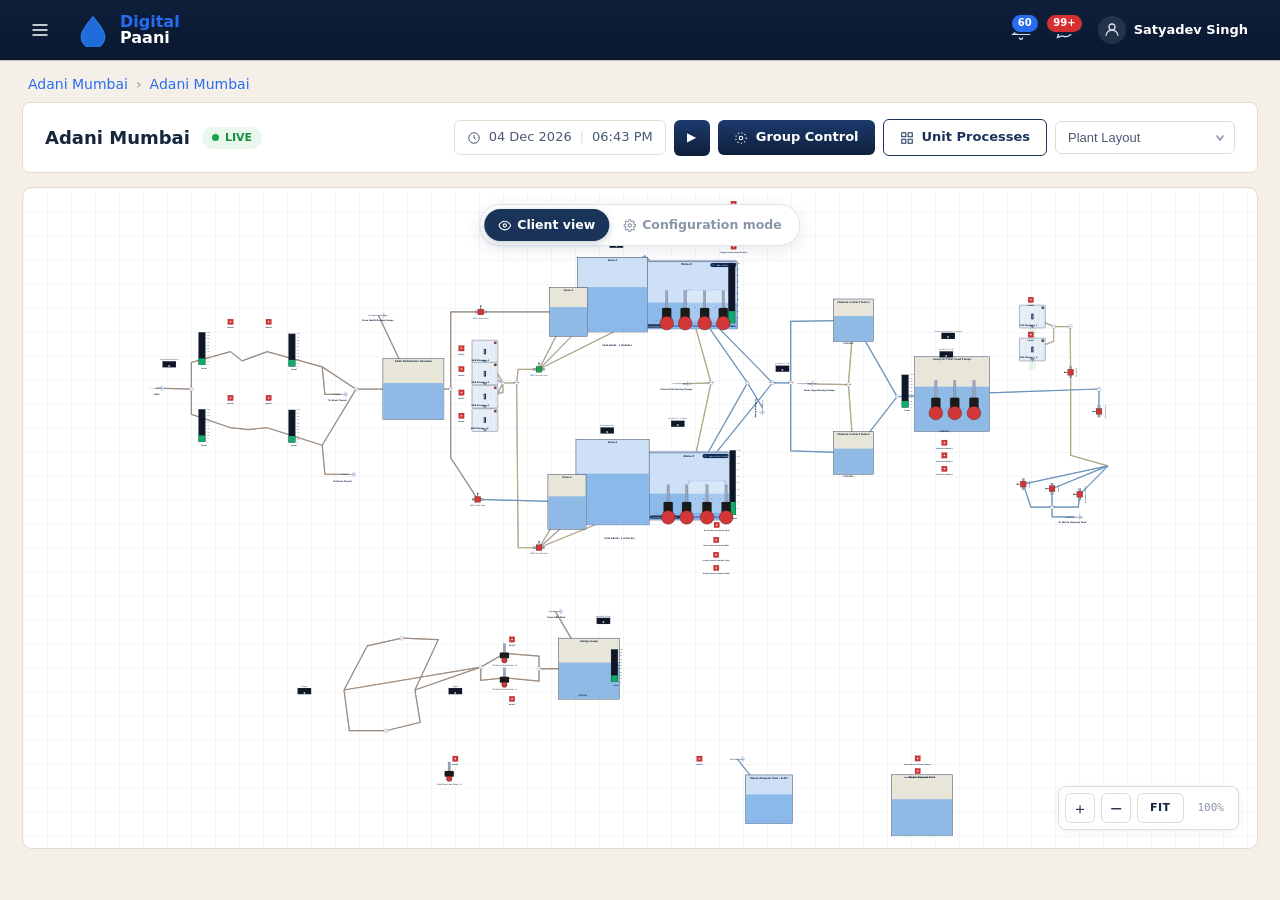
<file: index.html>
<!doctype html>
<html lang="en">
<head>
<meta charset="utf-8" />
<meta name="viewport" content="width=device-width,initial-scale=1" />
<title>Adani Mumbai · Remote Control</title>
<link rel="stylesheet" href="style.css" />
</head>
<body>

<!-- ====================== TOP NAV ====================== -->
<header class="dp-topnav">
  <div class="dp-topnav-left">
    <button class="dp-burger" aria-label="Menu">
      <svg width="20" height="20" viewBox="0 0 24 24" fill="none" stroke="currentColor" stroke-width="2"><path d="M3 6h18M3 12h18M3 18h18"/></svg>
    </button>
    <div class="dp-logo">
      <svg class="dp-logo-mark" width="34" height="34" viewBox="0 0 40 40">
        <path d="M20 4 C12 14, 6 22, 6 28 a14 14 0 0 0 28 0 c0 -6 -6 -14 -14 -24z" fill="#1e6dd9"/>
        <path d="M20 4 C12 14, 6 22, 6 28 a14 14 0 0 0 28 0 c0 -6 -6 -14 -14 -24z" fill="none" stroke="#3d8eff" stroke-width="1"/>
      </svg>
      <div class="dp-logo-text">
        <div class="t1">Digital</div>
        <div class="t2">Paani</div>
      </div>
    </div>
  </div>
  <div class="dp-topnav-right">
    <button class="dp-icon-btn" aria-label="Notifications">
      <svg width="20" height="20" viewBox="0 0 24 24" fill="none" stroke="currentColor" stroke-width="1.7"><path d="M6 8a6 6 0 0 1 12 0c0 7 3 9 3 9H3s3-2 3-9"/><path d="M10 21a2 2 0 0 0 4 0"/></svg>
      <span class="dp-badge">60</span>
    </button>
    <button class="dp-icon-btn" aria-label="Messages">
      <svg width="20" height="20" viewBox="0 0 24 24" fill="none" stroke="currentColor" stroke-width="1.7"><path d="M21 11.5a8.38 8.38 0 0 1-.9 3.8 8.5 8.5 0 0 1-7.6 4.7 8.38 8.38 0 0 1-3.8-.9L3 21l1.9-5.7a8.38 8.38 0 0 1-.9-3.8 8.5 8.5 0 0 1 4.7-7.6 8.38 8.38 0 0 1 3.8-.9h.5a8.48 8.48 0 0 1 8 8v.5z"/></svg>
      <span class="dp-badge red">99+</span>
    </button>
    <div class="dp-user">
      <span class="dp-user-icon">
        <svg width="18" height="18" viewBox="0 0 24 24" fill="none" stroke="currentColor" stroke-width="1.7"><circle cx="12" cy="8" r="4"/><path d="M4 20a8 8 0 0 1 16 0"/></svg>
      </span>
      <span class="dp-user-name">Satyadev Singh</span>
    </div>
  </div>
</header>

<!-- ====================== BREADCRUMB ====================== -->
<nav class="dp-breadcrumb">
  <a href="#">Adani Mumbai</a>
  <span class="sep">›</span>
  <a href="#">Adani Mumbai</a>
</nav>

<!-- ====================== PAGE HEADER STRIP ====================== -->
<div class="dp-page-strip">
  <div class="dp-page-title">
    <h1>Adani Mumbai</h1>
    <span class="live-pill"><span class="dot"></span> LIVE</span>
  </div>
  <div class="dp-page-actions">
    <div class="dp-datetime">
      <svg width="14" height="14" viewBox="0 0 24 24" fill="none" stroke="currentColor" stroke-width="1.7"><circle cx="12" cy="12" r="9"/><path d="M12 7v5l3 2"/></svg>
      <span id="hdrDate">May 26, 2026</span>
      <span class="sep">|</span>
      <span id="hdrTime">04:18 PM</span>
    </div>
    <button class="dp-play" aria-label="Play">▶</button>
    <button class="dp-group-btn" id="openGroupControl">
      <svg width="14" height="14" viewBox="0 0 24 24" fill="none" stroke="currentColor" stroke-width="1.8"><circle cx="12" cy="12" r="3"/><circle cx="12" cy="12" r="9" stroke-dasharray="2 4"/></svg>
      Group Control
    </button>
    <button class="dp-group-btn alt" id="openSetPoints">
      <svg width="14" height="14" viewBox="0 0 24 24" fill="none" stroke="currentColor" stroke-width="1.8" stroke-linecap="round" stroke-linejoin="round"><rect x="3" y="3" width="7" height="7"/><rect x="14" y="3" width="7" height="7"/><rect x="3" y="14" width="7" height="7"/><rect x="14" y="14" width="7" height="7"/></svg>
      Unit Processes
    </button>
    <div class="dp-page-select">
      <select id="pageSelect">
        <option value="layout">Plant Layout</option>
        <option value="dashboard">Dashboard</option>
        <option value="studio">⚙ Studio (configure)</option>
        <option value="cfg">Set Point Configuration</option>
      </select>
      <svg width="10" height="10" viewBox="0 0 10 10"><path d="M2,3 L5,7 L8,3" fill="none" stroke="currentColor" stroke-width="1.6" stroke-linecap="round" stroke-linejoin="round"/></svg>
    </div>
  </div>
</div>

<!-- ====================== MAIN VIEWS ====================== -->
<main class="dp-main" id="dpMain">
  <!-- Plant Layout view -->
  <section class="view view-layout" id="view-layout">
    <div class="scada-wrap" id="scadaWrap">
      <!-- Client ↔ Configuration mode toggle -->
      <div class="layout-mode-toggle" id="layoutModeToggle" role="tablist" aria-label="View mode">
        <button class="lm-opt active" id="modeClient"  role="tab" aria-selected="true">
          <svg width="13" height="13" viewBox="0 0 24 24" fill="none" stroke="currentColor" stroke-width="2" stroke-linecap="round" stroke-linejoin="round"><path d="M1 12s4-8 11-8 11 8 11 8-4 8-11 8S1 12 1 12z"/><circle cx="12" cy="12" r="3"/></svg>
          Client view
        </button>
        <button class="lm-opt"        id="modeConfig"  role="tab" aria-selected="false">
          <svg width="13" height="13" viewBox="0 0 24 24" fill="none" stroke="currentColor" stroke-width="2" stroke-linecap="round" stroke-linejoin="round"><path d="M12 15a3 3 0 1 0 0-6 3 3 0 0 0 0 6z"/><path d="M19.4 15a1.65 1.65 0 0 0 .33 1.82l.06.06a2 2 0 1 1-2.83 2.83l-.06-.06a1.65 1.65 0 0 0-1.82-.33 1.65 1.65 0 0 0-1 1.51V21a2 2 0 0 1-4 0v-.09a1.65 1.65 0 0 0-1-1.51 1.65 1.65 0 0 0-1.82.33l-.06.06a2 2 0 1 1-2.83-2.83l.06-.06a1.65 1.65 0 0 0 .33-1.82 1.65 1.65 0 0 0-1.51-1H3a2 2 0 0 1 0-4h.09a1.65 1.65 0 0 0 1.51-1 1.65 1.65 0 0 0-.33-1.82l-.06-.06a2 2 0 1 1 2.83-2.83l.06.06a1.65 1.65 0 0 0 1.82.33h0a1.65 1.65 0 0 0 1-1.51V3a2 2 0 0 1 4 0v.09a1.65 1.65 0 0 0 1 1.51h0a1.65 1.65 0 0 0 1.82-.33l.06-.06a2 2 0 1 1 2.83 2.83l-.06.06a1.65 1.65 0 0 0-.33 1.82v0a1.65 1.65 0 0 0 1.51 1H21a2 2 0 0 1 0 4h-.09a1.65 1.65 0 0 0-1.51 1z"/></svg>
          Configuration mode
        </button>
      </div>
      <div id="layoutHost" class="layout-host"></div>
      <div class="zoom-controls" aria-label="Layout zoom controls">
        <button class="zbtn" id="zoomIn"  title="Zoom in">＋</button>
        <button class="zbtn" id="zoomOut" title="Zoom out">−</button>
        <button class="zbtn wide" id="zoomFit" title="Fit / reset">FIT</button>
        <span class="zoom-level" id="zoomLevel">100%</span>
      </div>
      <div class="tank-drawer hidden" data-viz-internals="BASIN1" id="vizDrawer1"></div>
      <div class="tank-drawer hidden" data-viz-internals="BASIN2" id="vizDrawer2"></div>
    </div>
  </section>

  <!-- ====================== DASHBOARD (operator, full-screen) ====================== -->
  <section class="view view-dashboard hidden" id="view-dashboard">
    <div class="dash-head">
      <div>
        <h2>Operator Dashboard</h2>
        <p class="muted">Configured by your implementation team. Click <b>Edit</b> on any set point to override its value.</p>
      </div>
      <div class="dash-head-right">
        <span class="dash-version">Layout v<b id="dashVersion">1</b> · <span id="dashVersionDate">—</span></span>
        <select id="dashFilter" class="dp-page-select-inline">
          <option value="">All unit processes</option>
        </select>
      </div>
    </div>
    <div id="dashBody" class="dash-body"></div>
  </section>

  <!-- ====================== SIMPLE SET POINT CONFIGURATION (admin) ====================== -->
  <section class="view view-cfg hidden" id="view-cfg">
    <div class="cfg-page">
      <div class="cfg-page-head-row">
        <div>
          <h2>Set Point Configuration</h2>
          <p class="muted">Step 1 — create a unit process · Step 2 — associate equipment · Step 3 — add set points to it. Independent of the Studio layout builder.</p>
        </div>
        <button class="dp-btn primary" id="cfgAddUpBtn">+ Create unit process</button>
      </div>
      <div class="cfg-toolbar2">
        <input type="search" id="cfgSearch2" placeholder="Search by unit process, set point name or HMI tag…" />
        <span class="cfg-count" id="cfgCount2">0 unit processes · 0 set points</span>
      </div>
      <div class="cfg-up-stack" id="cfgUpStack"></div>
    </div>
  </section>

  <!-- Create/Edit Unit Process modal -->
  <div id="cfgUpModal" class="modal hidden">
    <div class="modal-card cfg-modal">
      <button class="cfg-modal-x" id="cfgUpModalClose" aria-label="Close">✕</button>
      <div class="cfg-modal-head">
        <h2 id="cfgUpModalTitle">Create unit process</h2>
        <p class="cfg-modal-hint">Give it a clear name. You'll add equipment and set points next.</p>
      </div>
      <div class="cfg-modal-body">
        <div class="cfg-field">
          <label>Unit Process Name</label>
          <input type="text" id="cfgUpName" placeholder="e.g. SBR 1 Cycle, PSF 1 Cycle, Aeration" />
        </div>
        <div class="cfg-field">
          <label>Description <span class="cfg-optional">— optional</span></label>
          <textarea id="cfgUpDesc" rows="2" placeholder="What does this unit process do?"></textarea>
        </div>
        <div class="form-error hidden" id="cfgUpErr"></div>
      </div>
      <div class="cfg-modal-foot">
        <button class="dp-btn ghost" id="cfgUpCancel">Cancel</button>
        <button class="dp-btn primary" id="cfgUpSave">Save unit process</button>
      </div>
    </div>
  </div>

  <!-- Equipment picker modal (shared) -->
  <div id="cfgEqModal" class="modal hidden">
    <div class="modal-card sp-modal">
      <div class="sp-modal-head">
        <h2>Associate equipment</h2>
        <button class="sp-modal-x" id="cfgEqClose">✕</button>
      </div>
      <div class="sp-modal-body">
        <p class="muted" id="cfgEqSubtitle">Select all equipment that participates in this unit process.</p>
        <input type="search" id="cfgEqSearch" placeholder="Filter equipment…" style="width:100%;padding:8px 10px;border:1px solid var(--line);border-radius:5px;margin-bottom:10px"/>
        <div class="ms-menu-list" id="cfgEqList" style="max-height:380px;overflow:auto"></div>
      </div>
      <div class="sp-modal-foot">
        <button class="dp-btn ghost" id="cfgEqCancel">Cancel</button>
        <button class="dp-btn primary" id="cfgEqSave">Save</button>
      </div>
    </div>
  </div>

  <!-- Simple Add/Edit modal (dynamic by type) -->
  <div id="cfgModal" class="modal hidden">
    <div class="modal-card cfg-modal cfg-modal-wide">
      <button class="cfg-modal-x" id="cfgModalClose" aria-label="Close">✕</button>
      <div class="cfg-modal-head">
        <h2 id="cfgModalTitle">Add set point</h2>
        <p class="cfg-modal-hint" id="cfgModalSub"></p>
      </div>
      <div class="cfg-modal-body">
        <div class="cfg-row-2">
          <div class="cfg-field">
            <label>Set Point Type</label>
            <select id="cfgFType">
              <option value="Level">Level</option>
              <option value="DO">DO</option>
              <option value="Differential Pressure">Differential Pressure</option>
              <option value="pH">pH</option>
              <option value="FRC">FRC</option>
              <option value="ORP">ORP</option>
              <option value="Flow">Flow</option>
              <option value="Time">Time</option>
              <option value="Transfer Pump">Transfer Pump Set Point</option>
            </select>
            <div class="cfg-type-unit-hint" id="cfgTypeUnitHint"></div>
          </div>
          <div class="cfg-field">
            <label>Set Point Name</label>
            <input type="text" id="cfgFName" placeholder="e.g. CASS Basin 1 high level cut-in" />
          </div>
        </div>
        <div class="cfg-field">
          <label>Description <span class="cfg-optional">— optional</span></label>
          <textarea id="cfgFDesc" rows="2" placeholder="What does this set point trigger?"></textarea>
        </div>
        <input type="hidden" id="cfgFUp" />
        <div id="cfgFSchema"></div>
        <div class="cfg-hmi">
          <div class="cfg-hmi-row">
            <span class="cfg-hmi-pill">HMI TAG · auto-generated</span>
            <code id="cfgFHmi">—</code>
          </div>
          <p class="cfg-hmi-note">The current value will be fetched from the sensor mapped to this tag at commissioning.</p>
        </div>
        <div class="form-error hidden" id="cfgFErr"></div>
      </div>
      <div class="cfg-modal-foot">
        <button class="dp-btn ghost" id="cfgModalCancel">Cancel</button>
        <button class="dp-btn primary" id="cfgModalSave">Save set point</button>
      </div>
    </div>
  </div>

  <!-- ====================== STUDIO (implementer) ====================== -->
  <section class="view view-studio hidden" id="view-studio">
    <div class="studio-head">
      <div>
        <h2>Set Point Studio</h2>
        <p class="muted">Define unit processes, add set points & sensors, drag-arrange the operator dashboard layout.</p>
      </div>
      <div class="studio-head-right">
        <span class="dash-version">Current published · v<b id="studioVersion">1</b></span>
        <button class="dp-btn ghost" id="studioPreview">Preview as operator</button>
        <button class="dp-btn primary" id="studioPublish">Publish to operators</button>
      </div>
    </div>
    <div class="studio-shell">
      <aside class="studio-palette">
        <div class="palette-section">
          <div class="palette-title">UNIT PROCESSES</div>
          <div id="studioUpList" class="palette-list"></div>
          <button class="palette-add" id="studioAddUp">+ New unit process</button>
        </div>
        <div class="palette-section">
          <div class="palette-title">ADD TO CANVAS</div>
          <div class="palette-widget" draggable="true" data-add="setpoint">
            <span class="pw-ic">▦</span><div><b>Set point</b><small>Operator-adjustable value</small></div>
          </div>
          <div class="palette-widget" draggable="true" data-add="sensor">
            <span class="pw-ic">⏵</span><div><b>Live sensor</b><small>Read-only PLC value</small></div>
          </div>
          <div class="palette-widget" draggable="true" data-add="header">
            <span class="pw-ic">H</span><div><b>Group header</b><small>Section divider with title</small></div>
          </div>
          <div class="palette-widget" draggable="true" data-add="divider">
            <span class="pw-ic">―</span><div><b>Divider</b><small>Thin separator line</small></div>
          </div>
          <div class="palette-widget" draggable="true" data-add="note">
            <span class="pw-ic">¶</span><div><b>Note</b><small>Static text block</small></div>
          </div>
        </div>
      </aside>
      <main class="studio-canvas">
        <div class="canvas-head">
          <div>
            <input type="text" id="studioUpName" class="canvas-up-name" placeholder="Unit process name" />
            <div class="canvas-up-meta"><span id="studioUpEquipCount">0 equipment</span> · <span id="studioUpSpCount">0 widgets</span></div>
          </div>
          <div class="canvas-head-actions">
            <button class="dp-btn ghost sm" id="studioEditEquip">Edit equipment</button>
            <button class="dp-btn ghost sm danger" id="studioDeleteUp">Delete UP</button>
          </div>
        </div>
        <div class="canvas-grid" id="studioCanvas"></div>
      </main>
      <aside class="studio-inspector" id="studioInspector">
        <div class="insp-empty">Pick a widget to edit its properties.</div>
      </aside>
    </div>
  </section>
</main>

<!-- ====================== EQUIPMENT PICKER MODAL (Studio) ====================== -->
<div id="equipPickerModal" class="modal hidden">
  <div class="modal-card sp-modal">
    <div class="sp-modal-head">
      <h2>Equipment linked to this unit process</h2>
      <button class="sp-modal-x" id="equipPickerClose">✕</button>
    </div>
    <div class="sp-modal-body">
      <div class="ms-menu-list" id="equipPickerList" style="max-height:380px;overflow:auto"></div>
    </div>
    <div class="sp-modal-foot">
      <button class="dp-btn primary" id="equipPickerSave">Done</button>
    </div>
  </div>
</div>

<!-- ====================== VERSION NUDGE BANNER ====================== -->
<div id="versionNudge" class="version-nudge hidden">
  <svg width="14" height="14" viewBox="0 0 24 24" fill="none" stroke="currentColor" stroke-width="1.8"><circle cx="12" cy="12" r="9"/><path d="M12 8v4M12 16h.01"/></svg>
  <span>New dashboard layout available · <button id="versionReload">refresh now</button></span>
</div>

<!-- ====================== SET POINTS DRAWER (operator editor) ====================== -->
<aside class="dp-side wide hidden" id="setPointsPanel" aria-label="Set Points">
  <div class="dp-side-head">
    <div class="dp-side-head-left">
      <span class="dp-side-icon-tile">
        <svg width="20" height="20" viewBox="0 0 24 24" fill="none" stroke="currentColor" stroke-width="1.8" stroke-linecap="round" stroke-linejoin="round"><path d="M4 12h6"/><path d="M14 12h6"/><circle cx="12" cy="12" r="2"/><path d="M12 6V3"/><path d="M12 21v-3"/></svg>
      </span>
      <div>
        <div class="dp-side-overline">UNIT PROCESSES</div>
        <div class="dp-side-title">Adani SBR Group</div>
        <div class="dp-side-sub"><b id="spDrawerCount">0</b> unit processes · <b id="spCount">0</b> set points</div>
      </div>
    </div>
    <button class="dp-side-close" id="closeSetPoints">✕</button>
  </div>
  <div class="sp-drawer-toolbar">
    <div class="sp-drawer-search">
      <svg width="14" height="14" viewBox="0 0 24 24" fill="none" stroke="currentColor" stroke-width="1.8"><circle cx="11" cy="11" r="7"/><path d="m21 21-4.3-4.3"/></svg>
      <input type="search" id="spDrawerSearch" placeholder="Search unit process, set point or HMI tag…" />
    </div>
  </div>
  <div class="config-mode-banner hidden" id="configBanner">
    <svg width="14" height="14" viewBox="0 0 24 24" fill="none" stroke="currentColor" stroke-width="1.8"><circle cx="12" cy="12" r="9"/><path d="M12 8v4M12 16h.01"/></svg>
    <span>Configuration mode — you can add or remove equipment & set points per unit process.</span>
  </div>
  <div class="sp-drawer-body" id="spDrawerBody"></div>
</aside>

<!-- ====================== GROUP CONTROL SIDE PANEL ====================== -->
<aside class="dp-side hidden" id="groupPanel" aria-label="Group Control">
  <div class="dp-side-head">
    <div class="dp-side-head-left">
      <span class="dp-side-icon-tile">
        <svg width="20" height="20" viewBox="0 0 24 24" fill="none" stroke="currentColor" stroke-width="1.8"><circle cx="12" cy="12" r="3"/><circle cx="12" cy="12" r="9" stroke-dasharray="2 4"/></svg>
      </span>
      <div>
        <div class="dp-side-overline">GROUP CONTROL</div>
        <div class="dp-side-title" id="groupTitle">Adani SBR Group</div>
        <div class="dp-side-sub"><b id="groupCount">16</b> equipments</div>
      </div>
    </div>
    <button class="dp-side-close" id="closeGroupPanel">✕</button>
  </div>

  <div class="dp-side-body">
    <!-- GROUP MODE CARD -->
    <div class="dp-card">
      <div class="dp-card-head">
        <div class="dp-card-title">Group Mode</div>
      </div>
      <div class="dp-card-row">
        <span class="k">STATUS:</span>
        <span class="v" id="groupModeStatus">—</span>
      </div>
      <div class="dp-alert warn">
        <svg width="16" height="16" viewBox="0 0 24 24" fill="none" stroke="currentColor" stroke-width="1.8"><path d="M12 9v4M12 17h.01"/><path d="M10.3 3.86 1.82 18a2 2 0 0 0 1.71 3h16.94a2 2 0 0 0 1.71-3L13.71 3.86a2 2 0 0 0-3.42 0z"/></svg>
        <div>
          <div class="t1">Group control unavailable</div>
          <div class="t2">Remote control not configured</div>
        </div>
      </div>
      <button class="dp-btn ghost full" id="refreshStatus">
        <svg width="14" height="14" viewBox="0 0 24 24" fill="none" stroke="currentColor" stroke-width="1.8"><path d="M3 12a9 9 0 1 0 3-6.7"/><path d="M3 4v5h5"/></svg>
        Refresh status
      </button>
    </div>

    <!-- EQUIPMENTS LIST CARD -->
    <div class="dp-card">
      <div class="dp-card-head">
        <div>
          <div class="dp-card-title">Equipments</div>
          <div class="dp-card-sub">Control individual equipments in this group.</div>
        </div>
        <span class="dp-pill" id="equipCountPill">16 equipments</span>
      </div>
      <div class="dp-equip-list" id="equipList"></div>
    </div>
  </div>
</aside>

<!-- ====================== SET POINT EDIT NOTICE MODAL ====================== -->
<div id="spNotice" class="modal hidden">
  <div class="modal-card">
    <div class="modal-icon warn">
      <svg width="22" height="22" viewBox="0 0 24 24" fill="none" stroke="currentColor" stroke-width="1.8"><path d="M12 9v4M12 17h.01"/><path d="M10.3 3.86 1.82 18a2 2 0 0 0 1.71 3h16.94a2 2 0 0 0 1.71-3L13.71 3.86a2 2 0 0 0-3.42 0z"/></svg>
    </div>
    <h2>Set point change will alter equipment behaviour</h2>
    <p class="muted" id="spNoticeBody">Updating this set point will change how the PLC drives the linked equipment. Logic is unchanged — only the threshold value is overridden.</p>
    <div class="sp-impact" id="spImpactList"></div>
    <div class="modal-actions">
      <button class="dp-btn ghost" id="spNoticeCancel">Cancel</button>
      <button class="dp-btn primary" id="spNoticeConfirm">Apply override</button>
    </div>
  </div>
</div>

<!-- ====================== TECHNICAL REMOTE LOADER ====================== -->
<div id="remoteLoader" class="rl hidden" aria-hidden="true">
  <div class="rl-card">
    <div class="rl-head">
      <div class="rl-head-left">
        <span class="rl-led"></span>
        <span class="rl-tag">REMOTE LINK · NEGOTIATING</span>
      </div>
      <span class="rl-host" id="rlHost">PLC-MUM-01 :: 10.42.7.18</span>
    </div>
    <div class="rl-bar"><div class="rl-bar-fill" id="rlBarFill"></div></div>
    <div class="rl-log" id="rlLog"></div>
    <div class="rl-foot">
      <span>TLS 1.3 · AES-256-GCM</span>
      <span id="rlFootStatus">handshake in progress…</span>
    </div>
  </div>
</div>

<!-- PROCESSING OVERLAY -->
<div id="procOverlay" class="modal hidden">
  <div class="modal-card proc-card">
    <div class="proc-spinner"><div class="ring"></div><div class="ring"></div></div>
    <h2 id="procTitle">Updating set point</h2>
    <p class="muted" id="procSub">Writing the new value to the PLC…</p>
    <div class="proc-steps">
      <div class="ps" data-step="1"><span class="dot"></span><span>Validating</span></div>
      <div class="ps" data-step="2"><span class="dot"></span><span>Sending to server</span></div>
      <div class="ps" data-step="3"><span class="dot"></span><span>PLC confirmation</span></div>
    </div>
    <div class="proc-fallback-note">
      <svg width="14" height="14" viewBox="0 0 24 24" fill="none" stroke="currentColor" stroke-width="1.8"><path d="M9 12l2 2 4-4"/><circle cx="12" cy="12" r="9"/></svg>
      <span>PLC fallback logic is unchanged. The PLC continues to protect equipment under fault conditions.</span>
    </div>
  </div>
</div>

<!-- NOTIFICATION CONFIG POPOVER -->
<div id="notifyPopover" class="modal hidden">
  <div class="modal-card notify-card">
    <div class="sp-modal-head">
      <h2 id="notifyTitle">Notify on change</h2>
      <button class="sp-modal-x" id="notifyClose">✕</button>
    </div>
    <div class="sp-modal-body">
      <p class="muted">Select recipients and channels for this set point. Recipients will be notified whenever the value changes.</p>
      <div class="notify-section-label">Recipients</div>
      <div class="notify-users" id="notifyUsers"></div>
      <div class="notify-section-label">Channels</div>
      <div class="notify-channels" id="notifyChannels"></div>
    </div>
    <div class="sp-modal-foot">
      <button class="dp-btn ghost" id="notifyCancel">Cancel</button>
      <button class="dp-btn primary" id="notifySave">Save preferences</button>
    </div>
  </div>
</div>

<!-- WARNING POPUP -->
<div id="scWarn" class="modal hidden">
  <div class="modal-card sc-warn">
    <div class="sc-warn-head">
      <div class="sc-warn-icon">⚠</div>
      <div>
        <h2>Value outside safe range</h2>
        <p class="muted">The system warns — it does not block setpoint changes.</p>
      </div>
    </div>
    <div class="sc-warn-body" id="scWarnBody">—</div>
    <div class="sc-foot">
      <button class="dp-btn ghost" id="scWarnCancel">Cancel</button>
      <button class="dp-btn danger" id="scWarnOverride">Override &amp; apply</button>
    </div>
  </div>
</div>

<div id="toast" class="toast hidden"></div>

<script src="assets/sbr-section.js"></script>
<script src="assets/sbr-basins.js"></script>
<script src="assets/setpoints.js"></script>
<script src="app.js"></script>
</body>
</html>
</file>
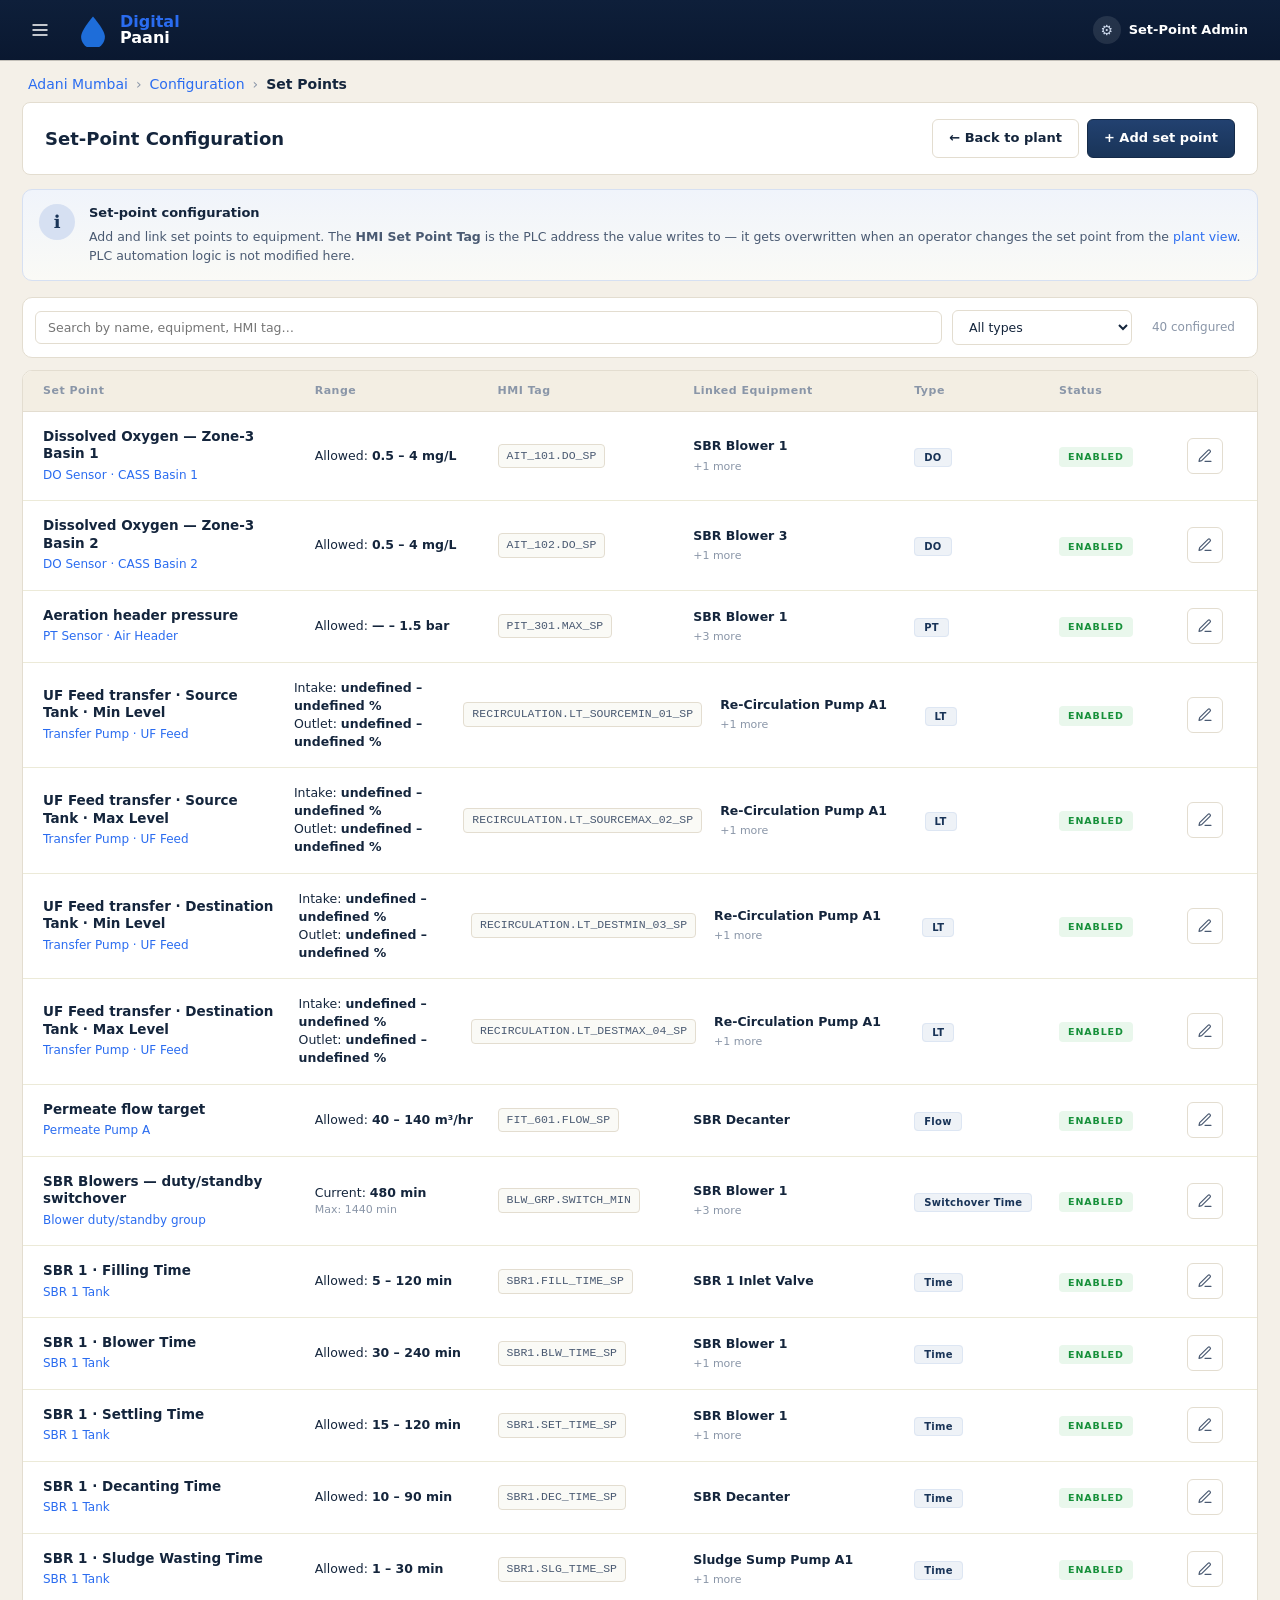
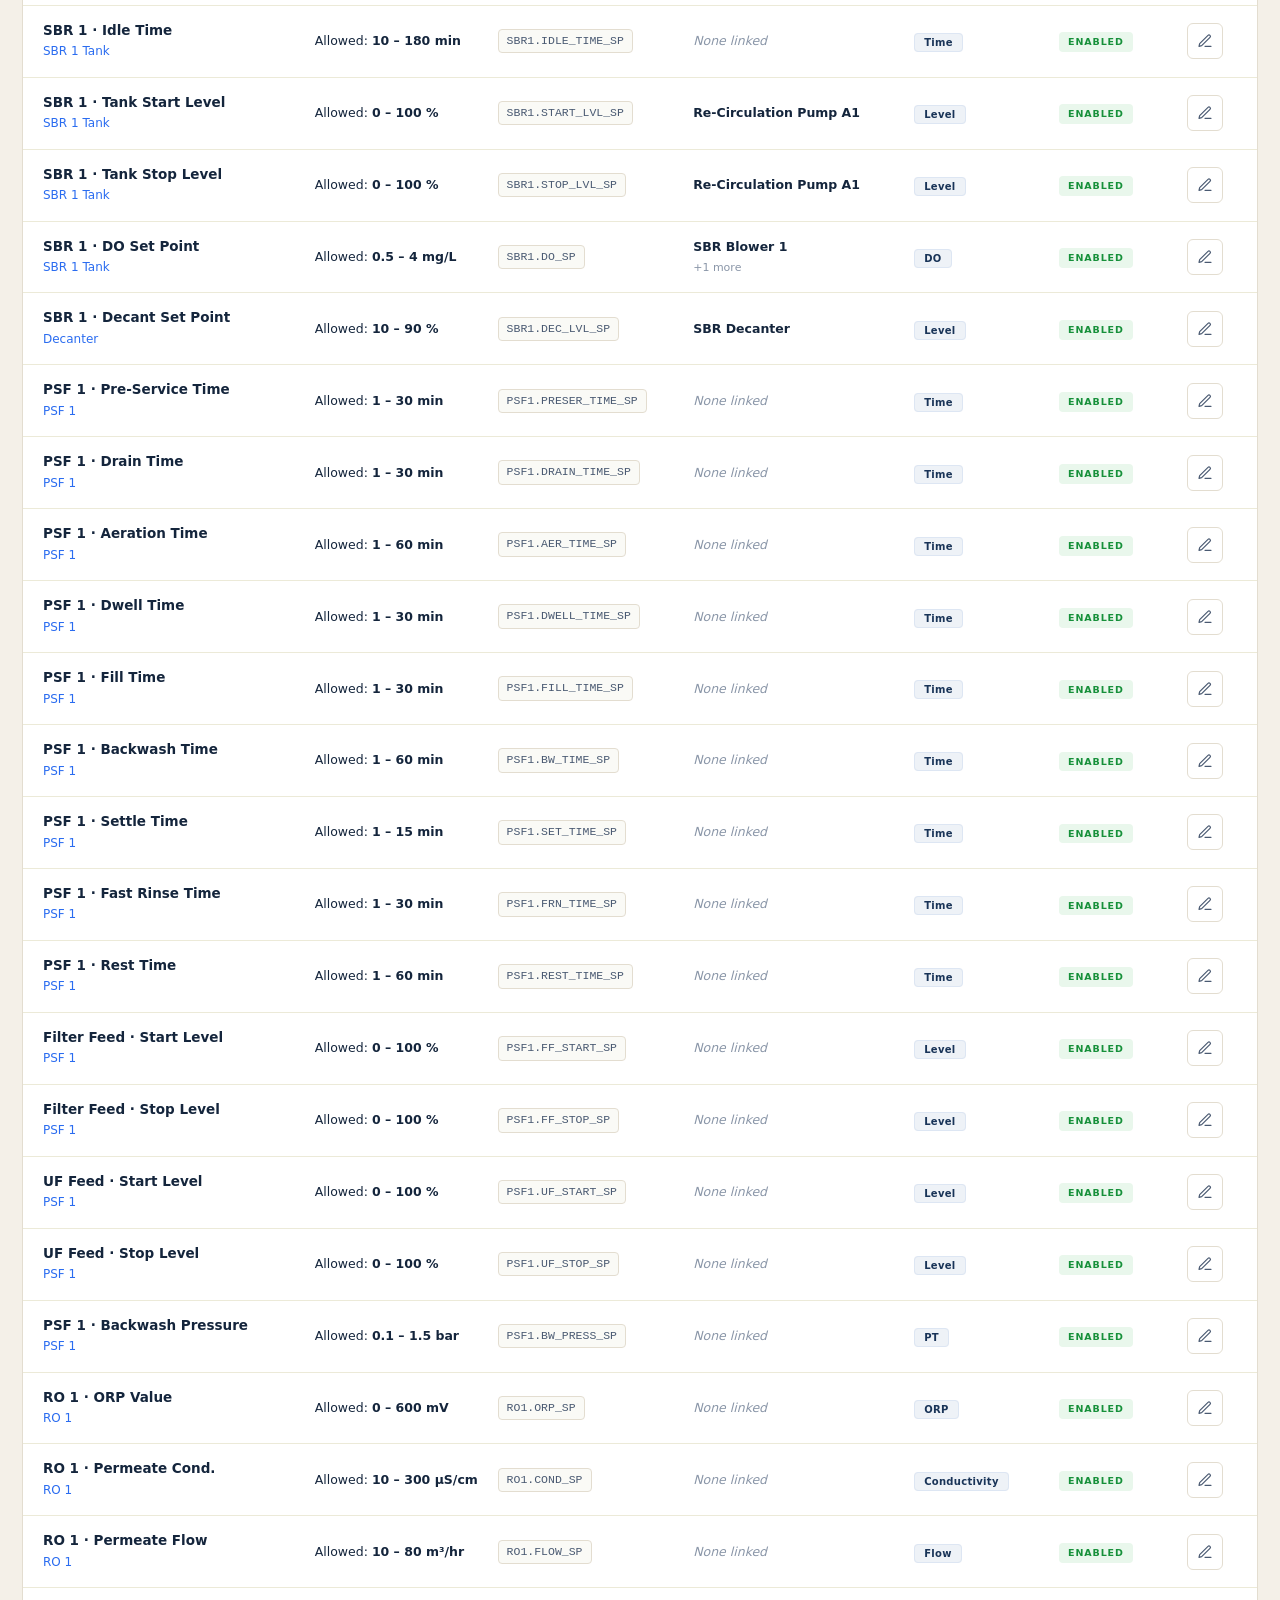
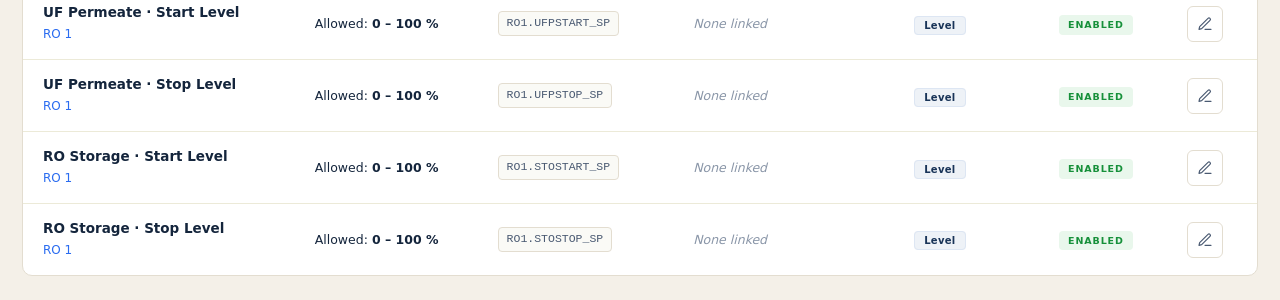
<file: configuration/index.html>
<!doctype html>
<html lang="en">
<head>
<meta charset="utf-8" />
<meta name="viewport" content="width=device-width,initial-scale=1" />
<title>Set-Point Configuration · Adani Mumbai</title>
<link rel="stylesheet" href="../style.css" />
<link rel="stylesheet" href="configuration.css" />
</head>
<body>

<header class="dp-topnav">
  <div class="dp-topnav-left">
    <button class="dp-burger" aria-label="Menu">
      <svg width="20" height="20" viewBox="0 0 24 24" fill="none" stroke="currentColor" stroke-width="2"><path d="M3 6h18M3 12h18M3 18h18"/></svg>
    </button>
    <div class="dp-logo">
      <svg class="dp-logo-mark" width="34" height="34" viewBox="0 0 40 40">
        <path d="M20 4 C12 14, 6 22, 6 28 a14 14 0 0 0 28 0 c0 -6 -6 -14 -14 -24z" fill="#1e6dd9"/>
      </svg>
      <div class="dp-logo-text"><div class="t1">Digital</div><div class="t2">Paani</div></div>
    </div>
  </div>
  <div class="dp-topnav-right">
    <div class="dp-user"><span class="dp-user-icon">⚙</span><span class="dp-user-name">Set-Point Admin</span></div>
  </div>
</header>

<nav class="dp-breadcrumb">
  <a href="../">Adani Mumbai</a>
  <span class="sep">›</span>
  <a href="#">Configuration</a>
  <span class="sep">›</span>
  <a href="#" class="current">Set Points</a>
</nav>

<div class="dp-page-strip">
  <div class="dp-page-title">
    <h1>Set-Point Configuration</h1>
  </div>
  <div class="dp-page-actions">
    <a class="dp-btn ghost" href="../">← Back to plant</a>
    <button class="dp-btn primary" id="addSpBtn">+ Add set point</button>
  </div>
</div>

<main class="cfg-main">
  <div class="cfg-info">
    <div class="cfg-info-icon">ℹ</div>
    <div>
      <div class="cfg-info-title">Set-point configuration</div>
      <div class="cfg-info-body">
        Add and link set points to equipment. The <b>HMI Set Point Tag</b> is the PLC address the value writes to —
        it gets overwritten when an operator changes the set point from the <a href="../">plant view</a>.
        PLC automation logic is not modified here.
      </div>
    </div>
  </div>

  <div class="cfg-toolbar-full">
    <input type="search" id="cfgSearch" placeholder="Search by name, equipment, HMI tag…" />
    <select id="cfgFilter">
      <option value="">All types</option>
      <option>DO</option><option>PT</option><option>LT</option>
      <option>Flow</option><option>Switchover Time</option>
    </select>
    <span class="cfg-count" id="cfgCount">0 configured</span>
  </div>

  <div class="cfg-table" id="cfgTable"></div>
</main>

<!-- ADD / EDIT SET POINT MODAL (compact) -->
<div id="spModal" class="modal hidden">
  <div class="modal-card sp-modal">
    <div class="sp-modal-head">
      <h2 id="spModalTitle">Add set point</h2>
      <button class="sp-modal-x" id="spModalClose" aria-label="Close">✕</button>
    </div>
    <div class="sp-modal-body">
      <div class="cfg-grid-2">
        <div class="cfg-field">
          <label>Type</label>
          <select id="mType">
            <option>DO</option>
            <option>PT</option>
            <option>LT</option>
            <option>Flow</option>
            <option>Switchover Time</option>
          </select>
        </div>
        <div class="cfg-field">
          <label>Unit</label>
          <div class="cfg-unit-display" id="mUnitDisplay">—</div>
        </div>
      </div>

      <div class="cfg-field">
        <label>Set point name</label>
        <input type="text" id="mName" placeholder="e.g. CASS Basin 1 high level cut-in" />
      </div>

      <div class="cfg-field">
        <label>HMI Set Point Tag</label>
        <input type="text" id="mHmiTag" placeholder="e.g. LIT_201.LEVEL_HIGH_SP" />
      </div>

      <div id="mSchemaFields"></div>

      <div class="cfg-field">
        <label>Linked equipment <span class="cfg-help" id="mEqCount">0 selected</span></label>
        <div class="ms-dropdown" id="msEquipment">
          <button type="button" class="ms-trigger" id="msTrigger" aria-haspopup="listbox" aria-expanded="false">
            <span class="ms-trigger-text" id="msTriggerText">Select equipment…</span>
            <svg width="10" height="10" viewBox="0 0 10 10"><path d="M2,3 L5,7 L8,3" fill="none" stroke="currentColor" stroke-width="1.6" stroke-linecap="round" stroke-linejoin="round"/></svg>
          </button>
          <div class="ms-menu hidden" id="msMenu" role="listbox">
            <div class="ms-menu-search">
              <input type="search" id="msMenuSearch" placeholder="Filter equipment…" />
            </div>
            <div class="ms-menu-actions">
              <button type="button" id="msSelectAll">Select all</button>
              <button type="button" id="msClearAll">Clear</button>
            </div>
            <div class="ms-menu-list" id="msMenuList"></div>
          </div>
        </div>
      </div>

      <div class="cfg-toggle-row">
        <span>Enable this set point</span>
        <label class="switch big"><input type="checkbox" id="mActive" checked><span class="slider"></span></label>
      </div>

      <!-- HISTORY -->
      <div class="sp-history hidden" id="spHistory">
        <div class="sp-history-head">Edit history</div>
        <div class="sp-history-list" id="spHistoryList"></div>
      </div>
    </div>
    <div class="sp-modal-foot">
      <button class="dp-btn ghost" id="spModalCancel">Cancel</button>
      <button class="dp-btn primary" id="spModalSave">Save</button>
    </div>
  </div>
</div>

<div id="toast" class="toast hidden"></div>

<script src="../assets/setpoints.js"></script>
<script src="configuration.js"></script>
</body>
</html>
</file>
<file: style.css>
/* ============================================================
   Digital Paani · Remote Control
   ============================================================ */
:root {
  --bg: #f4f0e8;            /* cream body */
  --surface: #ffffff;
  --surface-2: #fbfaf6;
  --line: #e3ddd0;
  --line-2: #ecead8;
  --text: #14253c;
  --text-2: #4a5a72;
  --muted: #8a96a8;
  --primary: #193458;       /* navy used for buttons/headings (brand) */
  --primary-2: #2a6cf0;     /* link blue */
  --accent: #2a6cf0;
  --ok: #1aa44a;
  --warn: #d68a14;
  --warn-bg: #fff5e0;
  --warn-border: #f3d08a;
  --bad: #d33636;
  --remote: #6b4ce0;
  --topnav: #0e1f3a;        /* dark navy top bar */
  --topnav-2: #0a1830;
}
* { box-sizing: border-box; }
html, body { margin:0; background: var(--bg); color: var(--text);
  font: 14px/1.45 "Inter", system-ui, -apple-system, "Segoe UI", sans-serif; }
button { font: inherit; color: inherit; cursor: pointer; }
.hidden { display: none !important; }
.muted { color: var(--muted); }
a { color: var(--primary-2); text-decoration: none; }
a:hover { text-decoration: underline; }

/* ============================================================
   TOP NAV
   ============================================================ */
.dp-topnav {
  display: flex; align-items: center; justify-content: space-between;
  background: linear-gradient(180deg, var(--topnav), var(--topnav-2));
  color: #fff; padding: 10px 20px; height: 60px;
  position: sticky; top: 0; z-index: 30;
  box-shadow: 0 1px 0 rgba(0,0,0,.2);
}
.dp-topnav-left { display: flex; align-items: center; gap: 16px; }
.dp-burger {
  width: 40px; height: 40px; border: 0; border-radius: 6px;
  background: transparent; color: #fff;
  display: grid; place-items: center;
  transition: background .15s;
}
.dp-burger:hover { background: rgba(255,255,255,.08); }
.dp-logo { display: flex; align-items: center; gap: 10px; }
.dp-logo-mark { display: block; }
.dp-logo-text { line-height: 1; font-weight: 700; }
.dp-logo-text .t1 { color: #2a6cf0; font-size: 16px; }
.dp-logo-text .t2 { color: #ffffff; font-size: 16px; }

.dp-topnav-right { display: flex; align-items: center; gap: 6px; }
.dp-icon-btn {
  width: 38px; height: 38px; border: 0; border-radius: 8px;
  background: transparent; color: #cdd9ec;
  display: grid; place-items: center; position: relative;
  transition: background .15s, color .15s;
}
.dp-icon-btn:hover { background: rgba(255,255,255,.08); color: #fff; }
.dp-badge {
  position: absolute; top: 2px; right: 0;
  background: #2a6cf0; color: #fff; font-size: 10px;
  font-weight: 700; padding: 1px 6px; border-radius: 999px;
  border: 2px solid var(--topnav);
  min-width: 20px; text-align: center;
}
.dp-badge.red { background: #d63030; }
.dp-user {
  display: flex; align-items: center; gap: 8px; padding: 6px 12px 6px 8px;
  border-radius: 8px; transition: background .15s;
}
.dp-user:hover { background: rgba(255,255,255,.08); }
.dp-user-icon {
  width: 28px; height: 28px; border-radius: 50%;
  background: rgba(255,255,255,.1); color: #cdd9ec;
  display: grid; place-items: center; flex: none;
}
.dp-user-name { color: #fff; font-size: 13px; font-weight: 600; }

/* ============================================================
   BREADCRUMB
   ============================================================ */
.dp-breadcrumb {
  padding: 14px 28px 8px; display: flex; align-items: center;
  gap: 8px; font-size: 14px;
}
.dp-breadcrumb a { color: var(--primary-2); font-weight: 500; }
.dp-breadcrumb .sep { color: var(--muted); }

/* ============================================================
   PAGE STRIP (title + controls)
   ============================================================ */
.dp-page-strip {
  margin: 0 22px 14px; padding: 16px 22px;
  background: var(--surface); border: 1px solid var(--line);
  border-radius: 8px;
  display: flex; align-items: center; justify-content: space-between;
}
.dp-page-title { display: flex; align-items: center; gap: 12px; }
.dp-page-title h1 { font-size: 18px; font-weight: 700; margin: 0; color: var(--text); }
.live-pill {
  display: inline-flex; align-items: center; gap: 6px;
  padding: 3px 10px; border-radius: 999px;
  background: #e9f7ec; color: #16903a; font-size: 11px; font-weight: 700;
}
.live-pill .dot { width: 7px; height: 7px; border-radius: 50%; background: #1aa44a;
  box-shadow: 0 0 0 0 rgba(26,164,74,.6); animation: dotpulse 1.6s infinite; }
@keyframes dotpulse {
  0%   { box-shadow: 0 0 0 0 rgba(26,164,74,.6); }
  70%  { box-shadow: 0 0 0 6px rgba(26,164,74,0); }
  100% { box-shadow: 0 0 0 0 rgba(26,164,74,0); }
}

.dp-page-actions { display: flex; align-items: center; gap: 8px; }
.dp-datetime {
  display: flex; align-items: center; gap: 8px;
  padding: 7px 12px; border: 1px solid var(--line); border-radius: 6px;
  background: #fff; font-size: 13px; color: var(--text-2);
}
.dp-datetime .sep { color: var(--line); }
.dp-play {
  width: 36px; height: 36px; border: 0; border-radius: 6px;
  background: linear-gradient(180deg, #1c3a6e, #0e1f3a); color: #fff;
  font-size: 12px;
}
.dp-play:hover { background: linear-gradient(180deg, #2a4a7e, #16294a); }
.dp-group-btn {
  display: flex; align-items: center; gap: 8px;
  padding: 8px 16px; border: 0; border-radius: 6px;
  background: linear-gradient(180deg, #1c3a6e, #0e1f3a); color: #fff;
  font-size: 13px; font-weight: 600;
}
.dp-group-btn:hover { background: linear-gradient(180deg, #2a4a7e, #16294a); }
.dp-group-btn.alt {
  background: #fff; color: var(--primary); border: 1px solid var(--primary);
}
.dp-group-btn.alt:hover { background: #f0f4fb; color: var(--primary); }

.dp-page-select { position: relative; }
.dp-page-select select {
  appearance: none; padding: 8px 32px 8px 12px;
  border: 1px solid var(--line); border-radius: 6px;
  background: #fff; color: var(--text-2); font-size: 13px;
  min-width: 160px; cursor: pointer;
}
.dp-page-select svg { position: absolute; right: 10px; top: 50%; transform: translateY(-50%); pointer-events: none; color: var(--muted); }

/* ============================================================
   MAIN VIEWS
   ============================================================ */
.dp-main { padding: 0 22px 22px; transition: padding .25s ease; }
.dp-main.side-open { padding-right: 432px; }
.dp-main.drawer-open { padding-right: 460px; }

.view { animation: viewIn .2s ease-out; }
@keyframes viewIn { from { opacity: 0; transform: translateY(4px); } to { opacity: 1; transform: none; } }

.scada-wrap {
  position: relative; background: var(--surface);
  border: 1px solid var(--line); border-radius: 10px;
  overflow: hidden;
}
.layout-host { position: relative; width: 100%; height: 660px; overflow: hidden;
  background-image:
    linear-gradient(rgba(20,37,60,.04) 1px, transparent 1px),
    linear-gradient(90deg, rgba(20,37,60,.04) 1px, transparent 1px);
  background-size: 24px 24px;
}
.layout-svg { display: block; width: 100%; height: 100%; cursor: grab; }
.layout-svg.panning, .layout-host.panning { cursor: grabbing; }
.layout-svg text { font-family: "Inter", system-ui, sans-serif; }
.layout-svg .lay-pipe { pointer-events: none; }

/* Zoom controls */
.zoom-controls {
  position: absolute; bottom: 18px; right: 18px;
  display: flex; align-items: center; gap: 6px;
  background: rgba(255,255,255,.92); border: 1px solid var(--line);
  border-radius: 8px; padding: 6px; z-index: 8;
  box-shadow: 0 2px 8px rgba(0,0,0,.06);
}
.zbtn { width: 30px; height: 30px; border: 1px solid var(--line);
  background: #fff; color: var(--text); border-radius: 6px;
  display: grid; place-items: center; font-size: 16px; transition: .12s; }
.zbtn:hover { border-color: var(--primary-2); color: var(--primary-2); }
.zbtn.wide { width: auto; padding: 0 12px; font-size: 11px; font-weight: 700; letter-spacing: .5px; }
.zoom-level { font-size: 11px; color: var(--muted); font-family: monospace; padding: 0 8px; }

/* ============================================================
   DIM MODE (focus on selected section)
   ============================================================ */
.layout-svg.dim-mode .layer-pipes .lay-pipe.out-section,
.layout-svg.dim-mode g[data-cell-id].out-section {
  opacity: .50; filter: saturate(.7); transition: opacity .35s, filter .35s;
}

/* HIGHLIGHTS — preview-hover (cyan), acted (green), staged (amber) */
.layout-svg g[data-cell-id].preview-hover {
  filter: drop-shadow(0 0 14px rgba(42,108,240,.95)) drop-shadow(0 0 28px rgba(42,108,240,.55));
  opacity: 1 !important; animation: previewPulse .9s ease-in-out infinite;
}
.layout-svg.dim-mode g[data-cell-id].preview-hover { opacity: 1 !important; }
@keyframes previewPulse {
  0%, 100% { filter: drop-shadow(0 0 10px rgba(42,108,240,.7)) drop-shadow(0 0 22px rgba(42,108,240,.4)); }
  50%      { filter: drop-shadow(0 0 18px rgba(42,108,240,1))  drop-shadow(0 0 36px rgba(42,108,240,.7)); }
}
.layout-svg g[data-cell-id].acted-on { filter: drop-shadow(0 0 10px rgba(26,164,74,.65)); animation: actedPulse 1.4s ease-in-out infinite; }
.layout-svg.dim-mode g[data-cell-id].acted-on { opacity: 1 !important; }
@keyframes actedPulse {
  0%, 100% { filter: drop-shadow(0 0 6px rgba(26,164,74,.4)); }
  50%      { filter: drop-shadow(0 0 14px rgba(26,164,74,.85)); }
}
.layout-svg g[data-cell-id].staged { filter: drop-shadow(0 0 8px rgba(214,138,20,.7)); }
.layout-svg.dim-mode g[data-cell-id].staged { opacity: 1 !important; }

/* Tank double-click affordance */
.layout-svg .lay-sbr-tank.clickable-tank { cursor: zoom-in; }
.layout-svg .lay-sbr-tank .peek-layer { opacity: .55; }
.layout-svg .lay-sbr-tank .stacked-edge { opacity: .85; }
.layout-svg .lay-sbr-tank .dbl-badge { animation: dblBlink 1.6s ease-in-out infinite; }
@keyframes dblBlink {
  0%, 100% { opacity: .85; }
  50%      { opacity: 1; filter: drop-shadow(0 0 6px rgba(42,108,240,.8)); }
}
.layout-svg .lay-sbr-tank .inspect-badge { animation: badgePulse 2.4s ease-in-out infinite; }
@keyframes badgePulse {
  0%, 100% { filter: drop-shadow(0 0 0 rgba(42,108,240,0)); }
  50%      { filter: drop-shadow(0 0 8px rgba(42,108,240,.6)); }
}
.layout-svg .corner-ribbon rect { animation: ribbonGlow 2s ease-in-out infinite; }
@keyframes ribbonGlow { 0%,100% { opacity: .7 } 50% { opacity: 1 } }
.layout-svg .tap-icon { animation: tapPulse 1.8s ease-in-out infinite; transform-origin: center; transform-box: fill-box; }
@keyframes tapPulse { 0%,100% { transform: scale(1); opacity: 1; } 50% { transform: scale(1.18); opacity: .8; } }
@keyframes tankBubble {
  0%   { transform: translateY(0) scale(.6); opacity: 0; }
  10%  { opacity: .85; }
  90%  { opacity: .6; }
  100% { transform: translateY(-280px) scale(1.1); opacity: 0; }
}

/* Blower */
.layout-svg .lay-blower .blower-led { transition: fill .2s; }
.layout-svg .lay-blower.on .blower-led { fill: #1aa44a; filter: drop-shadow(0 0 4px rgba(26,164,74,.7)); }
.layout-svg .lay-blower:not(.on) .blower-led { fill: #d33636; }
.layout-svg .lay-blower .airflow { opacity: 0; stroke-dasharray: 5 8; }
.layout-svg .lay-blower.on .airflow { opacity: 1; animation: airflow 1.1s linear infinite; }
@keyframes airflow { to { stroke-dashoffset: -26; } }

/* ============================================================
   GROUP CONTROL SIDE PANEL
   ============================================================ */
.dp-side {
  position: fixed; top: 60px; right: 0; bottom: 0; width: 410px; z-index: 25;
  background: var(--surface); border-left: 1px solid var(--line);
  display: flex; flex-direction: column;
  box-shadow: -8px 0 24px rgba(20,37,60,.06);
  animation: sideIn .25s ease-out;
}
.dp-side.wide { width: 480px; }
.dp-side.hidden { display: none; }
@keyframes sideIn { from { transform: translateX(20px); opacity: 0; } to { transform: none; opacity: 1; } }

.dp-side-head {
  display: flex; justify-content: space-between; align-items: flex-start;
  padding: 18px 18px 16px; border-bottom: 1px solid var(--line);
}
.dp-side-head-left { display: flex; gap: 12px; }
.dp-side-icon-tile {
  width: 38px; height: 38px; border-radius: 8px;
  background: #f0f4fb; color: var(--primary); border: 1px solid #dde6f3;
  display: grid; place-items: center; flex: none;
}
.dp-side-overline { font-size: 10px; letter-spacing: 1.6px; color: var(--muted); font-weight: 700; }
.dp-side-title { font-size: 16px; font-weight: 700; color: var(--text); margin-top: 2px; }
.dp-side-sub { font-size: 12px; color: var(--text-2); margin-top: 2px; }
.dp-side-sub b { color: var(--text); }
.dp-side-close {
  width: 32px; height: 32px; border: 0; background: transparent;
  border-radius: 6px; color: var(--muted); font-size: 16px;
}
.dp-side-close:hover { background: #f6f1ea; color: var(--text); }

.dp-side-body {
  flex: 1; overflow: auto; padding: 16px 18px 24px;
  display: flex; flex-direction: column; gap: 14px;
}

.dp-card {
  background: var(--surface-2); border: 1px solid var(--line);
  border-radius: 10px; padding: 14px;
}
.dp-card-head {
  display: flex; justify-content: space-between; align-items: flex-start;
  margin-bottom: 12px; gap: 12px;
}
.dp-card-title { font-size: 13px; font-weight: 700; color: var(--text); letter-spacing: .2px; }
.dp-card-sub { font-size: 11.5px; color: var(--muted); margin-top: 2px; }
.dp-card-row {
  display: flex; align-items: center; gap: 8px; padding: 6px 0;
  font-size: 13px;
}
.dp-card-row .k { color: var(--muted); font-size: 11.5px; letter-spacing: .8px; font-weight: 600; }
.dp-card-row .v { color: var(--text); font-weight: 600; }
.dp-pill {
  font-size: 11px; padding: 3px 9px; border-radius: 6px;
  background: #eef2f7; color: var(--text-2); font-weight: 600;
  border: 1px solid #dde6f3;
}

.dp-alert {
  display: flex; gap: 10px; align-items: flex-start;
  padding: 10px 12px; border-radius: 8px;
  font-size: 12.5px;
}
.dp-alert.warn { background: var(--warn-bg); border: 1px solid var(--warn-border); color: #7a5210; }
.dp-alert svg { color: #b87b16; flex: none; margin-top: 1px; }
.dp-alert .t1 { font-weight: 600; color: #7a5210; }
.dp-alert .t2 { font-size: 12px; color: #9a6f24; margin-top: 1px; }

.dp-btn {
  display: inline-flex; align-items: center; justify-content: center; gap: 8px;
  padding: 9px 16px; border-radius: 6px; border: 1px solid var(--line);
  background: #fff; color: var(--text); font-weight: 600; font-size: 13px;
  transition: border-color .15s, background .15s, color .15s;
}
.dp-btn:hover { border-color: var(--primary-2); color: var(--primary-2); }
.dp-btn.full { width: 100%; }
.dp-btn.ghost { background: #fff; }
.dp-btn.primary { background: linear-gradient(180deg, #224170, #193458); border-color: #142a48; color: #fff; }
.dp-btn.primary:hover { background: linear-gradient(180deg, #2a4d80, #1f3f6a); color: #fff; }
.dp-btn.danger { background: #d33636; color: #fff; border-color: #d33636; }
.dp-btn.danger:hover { background: #b82828; }
.dp-btn.sm { padding: 6px 12px; font-size: 12px; }

/* Equipment list rows in side panel + inline expansion */
.dp-equip-list { display: flex; flex-direction: column; gap: 8px; }
.dp-equip-wrap {
  background: #fff; border: 1px solid var(--line); border-radius: 8px;
  transition: border-color .15s, box-shadow .15s, background .15s;
  overflow: hidden;
}
.dp-equip-wrap.on-now { border-left: 3px solid var(--ok); }
.dp-equip-wrap.expanded { border-color: var(--primary-2); box-shadow: 0 2px 12px rgba(42,108,240,.10); }
.dp-equip-row {
  display: grid; grid-template-columns: 40px 1fr 16px; gap: 12px; align-items: center;
  padding: 10px 12px; cursor: pointer;
}
.dp-equip-wrap:hover { border-color: var(--primary-2); }
.dp-equip-row .eq-chev { color: var(--muted); transition: transform .2s; }
.dp-equip-wrap.expanded .eq-chev { transform: rotate(180deg); color: var(--primary-2); }
.dp-equip-expand { padding: 0; max-height: 0; overflow: hidden; transition: max-height .25s ease, padding .25s ease; }
.dp-equip-wrap.expanded .dp-equip-expand { padding: 6px 12px 12px; max-height: 1600px; }

.exp-ctl { background: var(--surface-2); border: 1px solid var(--line); border-radius: 8px; padding: 10px 12px; margin-bottom: 12px; }
.exp-ctl-row { display: flex; justify-content: space-between; align-items: center; gap: 12px; }
.exp-onoff { display: flex; gap: 6px; }
.exp-onoff .seg { padding: 6px 14px; border: 1px solid var(--line); border-radius: 6px; background: #fff; color: var(--text-2); font-size: 11.5px; font-weight: 700; transition: .12s; }
.exp-onoff .seg:hover { border-color: var(--primary-2); color: var(--primary-2); }
.exp-onoff .seg.active.on { background: #e9f7ec; border-color: var(--ok); color: #16903a; }
.exp-onoff .seg.active.off { background: #fdeaea; border-color: var(--bad); color: #aa1c1c; }

.exp-sp-head { font-size: 10px; letter-spacing: 1.4px; color: var(--muted); font-weight: 700; margin: 4px 0 8px; }
.exp-empty { padding: 14px; background: var(--surface-2); border: 1px dashed var(--line); border-radius: 8px; font-size: 12px; color: var(--muted); text-align: center; }
.dp-equip-expand .sp-card { margin-bottom: 8px; }
.dp-equip-expand .sp-card:last-child { margin-bottom: 0; }

/* HMI tag chip (shown in set point cards) */
.sp-hmi-tag {
  display: inline-block; margin-top: 6px;
  font-family: ui-monospace, "SF Mono", monospace; font-size: 10.5px;
  background: #fafaf6; border: 1px solid var(--line);
  padding: 2px 7px; border-radius: 4px; color: var(--text-2);
}

/* Set point value row with pencil */
.sp-value-row {
  display: flex; justify-content: space-between; align-items: center; gap: 12px;
}
.sp-value-label { font-size: 12px; font-weight: 600; color: var(--text-2); }
.sp-value-input {
  display: inline-flex; align-items: center;
  border: 1px solid var(--line); border-radius: 6px;
  background: #fff; overflow: hidden;
}
.sp-value-input input {
  width: 80px; border: 0; padding: 7px 10px;
  font-size: 13px; font-weight: 600; color: var(--text); text-align: right;
  font-family: ui-monospace, monospace; outline: none; background: transparent;
}
.sp-value-input input[readonly] { color: var(--text); cursor: default; background: transparent; }
.sp-value-input .unit { font-size: 11px; color: var(--muted); font-weight: 600; padding: 0 8px 0 4px; }
.sp-value-input .pencil {
  border: 0; border-left: 1px solid var(--line);
  background: #fafaf6; color: var(--primary);
  padding: 7px 10px; cursor: pointer; display: grid; place-items: center;
  transition: background .12s;
}
.sp-value-input .pencil:hover { background: #eef2f7; }
.sp-value-input.editing {
  border-color: var(--primary-2);
  box-shadow: 0 0 0 3px rgba(42,108,240,.12);
}
.sp-value-input.editing input { background: #fff; }
.sp-value-input.editing .pencil { display: none; }

.sp-card-actions { display: flex; justify-content: flex-end; gap: 8px; margin-top: 10px; padding-top: 10px; border-top: 1px solid var(--line); }
.sp-card-actions.hidden { display: none; }

.sp-disabled-note {
  margin-top: 10px; padding: 8px 10px;
  background: var(--warn-bg); border: 1px solid var(--warn-border);
  border-radius: 6px; font-size: 11.5px; color: #7a5210;
}

/* Tile (All Set Points page) range bar simplified */
.sp-range-bar { position: relative; height: 8px; border-radius: 4px; background: linear-gradient(90deg, #fafaf6, #eef2f7); margin-top: 8px; overflow: visible; }
.sp-range-bar .marker { position: absolute; top: -4px; bottom: -4px; width: 3px; background: var(--primary); border-radius: 2px; box-shadow: 0 0 6px rgba(23,61,117,.4); }
.sp-range-ticks { display: flex; justify-content: space-between; font-size: 10px; color: var(--muted); margin-top: 6px; }
.dp-equip-row .eq-icon-tile {
  width: 36px; height: 36px; border-radius: 7px; background: #f4f0e8;
  border: 1px solid var(--line); color: var(--text-2);
  display: grid; place-items: center; font-size: 14px;
}
.dp-equip-row .eq-meta .name { font-size: 13px; font-weight: 600; color: var(--text); }
.dp-equip-row .eq-meta .type-pill {
  display: inline-block; font-size: 9.5px; letter-spacing: 1px;
  background: #f4f0e8; color: var(--text-2); padding: 2px 7px;
  border-radius: 4px; margin-top: 4px; font-weight: 700;
}
.dp-equip-row .eq-meta .status-line { font-size: 11.5px; color: var(--muted); margin-top: 4px; }
.dp-equip-row .eq-meta .status-line b { color: var(--text); }
.dp-equip-row .eq-meta .status-line b.on  { color: var(--ok); }
.dp-equip-row .eq-meta .status-line b.off { color: var(--bad); }

.eq-control-btn {
  display: inline-flex; align-items: center; gap: 6px;
  padding: 7px 14px; border-radius: 6px;
  border: 1px solid var(--line); background: #fff; color: var(--text);
  font-size: 12px; font-weight: 600;
  transition: border-color .15s, color .15s, background .15s;
}
.eq-control-btn:hover { border-color: var(--primary-2); color: var(--primary-2); }
.eq-control-btn svg { color: var(--muted); }

/* ============================================================
   EQUIPMENT DRAWER (Child-level set point edits)
   ============================================================ */
.eq-drawer {
  position: fixed; top: 60px; right: 0; bottom: 0; width: 440px; z-index: 35;
  background: var(--surface); border-left: 1px solid var(--line);
  display: flex; flex-direction: column;
  box-shadow: -8px 0 24px rgba(20,37,60,.1);
  animation: sideIn .25s ease-out;
}
.eq-drawer.hidden { display: none; }
.eq-drawer-head {
  padding: 18px; border-bottom: 1px solid var(--line);
  display: flex; gap: 12px;
}
.eq-drawer-body {
  flex: 1; overflow: auto; padding: 16px 18px 24px;
  display: flex; flex-direction: column; gap: 14px;
}

.eq-status-card {
  background: var(--surface-2); border: 1px solid var(--line);
  border-radius: 10px; padding: 14px;
}
.eq-status-row { display: grid; grid-template-columns: 1fr auto; gap: 12px; align-items: center; }
.eq-mode-pill {
  display: inline-flex; align-items: center; gap: 6px;
  padding: 3px 10px; border-radius: 999px;
  font-size: 11px; font-weight: 700; letter-spacing: .5px;
}
.eq-mode-pill.local { background: #eef2f7; color: #4a5a72; }
.eq-mode-pill.remote { background: #ece4ff; color: #5a3fbe; }
.eq-onoff-bar { display: flex; gap: 8px; margin-top: 12px; }
.eq-onoff-bar .seg {
  flex: 1; padding: 8px; border: 1px solid var(--line); border-radius: 6px;
  background: #fff; text-align: center; font-size: 12px; font-weight: 600; color: var(--text-2);
}
.eq-onoff-bar .seg.active.on { background: #e9f7ec; border-color: var(--ok); color: #16903a; }
.eq-onoff-bar .seg.active.off { background: #fdeaea; border-color: var(--bad); color: #aa1c1c; }
.eq-onoff-bar .seg:not(:disabled):hover { border-color: var(--primary-2); }

/* Set point cards inside equipment drawer */
.sp-card {
  background: var(--surface); border: 1px solid var(--line); border-radius: 10px;
}
.sp-card-head {
  display: flex; justify-content: space-between; align-items: flex-start;
  padding: 12px 14px; border-bottom: 1px solid var(--line);
}
.sp-card-head .left { display: flex; gap: 10px; align-items: flex-start; }
.sp-icon-tile {
  width: 32px; height: 32px; border-radius: 7px;
  background: #eef2f7; color: var(--primary); border: 1px solid #dde6f3;
  display: grid; place-items: center; flex: none; font-weight: 700; font-size: 10px;
}
.sp-card-title { font-size: 13px; font-weight: 700; color: var(--text); }
.sp-card-sub { font-size: 11.5px; color: var(--muted); margin-top: 2px; }
.sp-card-body { padding: 14px; display: flex; flex-direction: column; gap: 12px; }
.sp-row {
  display: grid; grid-template-columns: 1fr auto; gap: 12px; align-items: center;
}
.sp-row .lbl { font-size: 12px; color: var(--text-2); font-weight: 600; }
.sp-row .lbl small { display: block; font-size: 10.5px; color: var(--muted); font-weight: 500; margin-top: 1px; }
.sp-input {
  display: inline-flex; align-items: center; gap: 6px;
  border: 1px solid var(--line); border-radius: 6px;
  padding: 4px 4px 4px 10px; background: #fff;
}
.sp-input input {
  width: 70px; border: 0; outline: 0; background: transparent;
  font-size: 13px; font-weight: 600; color: var(--text); text-align: right;
}
.sp-input .unit { font-size: 11px; color: var(--muted); font-weight: 600; padding: 0 6px; }
.sp-input .save { padding: 5px 10px; font-size: 11px; font-weight: 700;
  border: 0; background: var(--primary); color: #fff; border-radius: 4px; }
.sp-input .save:hover { background: #2a4a7e; }

.sp-range-bar { position: relative; height: 8px; border-radius: 4px; background: #f6f1ea; margin-top: 6px; overflow: hidden; }
.sp-range-bar .min-max { position: absolute; top: 0; bottom: 0; background: #fdeaea; }
.sp-range-bar .safe { position: absolute; top: 0; bottom: 0; background: #e9f7ec; }
.sp-range-bar .marker { position: absolute; top: -3px; bottom: -3px; width: 3px; background: var(--primary); border-radius: 2px; box-shadow: 0 0 6px rgba(23,61,117,.4); }
.sp-range-ticks { display: flex; justify-content: space-between; font-size: 10px; color: var(--muted); margin-top: 4px; }

.sp-toggle-row { display: flex; align-items: center; justify-content: space-between; padding: 6px 0; }
.sp-toggle-row .lbl { font-size: 12.5px; color: var(--text); font-weight: 600; }
.sp-toggle {
  position: relative; display: inline-block; width: 36px; height: 20px;
}
.sp-toggle input { opacity: 0; width: 0; height: 0; }
.sp-toggle .slider { position: absolute; inset: 0; background: #d8d0bf; border-radius: 999px; transition: .2s; cursor: pointer; }
.sp-toggle .slider:before { content: ""; position: absolute; width: 14px; height: 14px; left: 3px; top: 3px; background: #fff; border-radius: 50%; transition: .2s; }
.sp-toggle input:checked + .slider { background: var(--primary-2); }
.sp-toggle input:checked + .slider:before { transform: translateX(16px); }

/* ============================================================
   MODAL
   ============================================================ */
.modal {
  position: fixed; inset: 0; z-index: 100;
  display: flex; align-items: center; justify-content: center;
  background: rgba(20,37,60,.4); backdrop-filter: blur(2px);
}
.modal.hidden { display: none; }
.modal-card {
  background: #fff; border-radius: 12px; width: 460px; max-width: 92vw;
  padding: 28px; box-shadow: 0 16px 50px rgba(20,37,60,.2);
  text-align: center;
}
.modal-icon {
  width: 56px; height: 56px; border-radius: 50%; margin: 0 auto 14px;
  display: grid; place-items: center;
}
.modal-icon.warn { background: var(--warn-bg); color: var(--warn); }
.modal-card h2 { font-size: 17px; font-weight: 700; margin: 0 0 8px; color: var(--text); }
.modal-card .muted { font-size: 13px; line-height: 1.55; }
.modal-actions { display: flex; gap: 10px; justify-content: center; margin-top: 20px; }
.sp-impact { text-align: left; background: #fafaf6; border: 1px solid var(--line); border-radius: 8px; padding: 12px 14px; margin-top: 14px; }
.sp-impact-head { font-size: 11px; letter-spacing: 1px; color: var(--muted); font-weight: 700; margin-bottom: 8px; }
.sp-impact-row { display: flex; align-items: center; gap: 10px; padding: 6px 0; font-size: 12.5px; }
.sp-impact-row .arrow { color: var(--muted); }
.sp-impact-row .target { color: var(--text); font-weight: 600; }
.sp-impact-row .effect { color: var(--text-2); font-size: 11.5px; }

/* ============================================================
   SET POINTS DRAWER (operator editor, side drawer)
   ============================================================ */
.sp-drawer-toolbar {
  display: flex; gap: 8px; padding: 12px 18px;
  border-bottom: 1px solid var(--line); background: var(--surface-2);
}
.sp-drawer-search {
  flex: 1; display: flex; align-items: center; gap: 8px;
  border: 1px solid var(--line); border-radius: 6px;
  background: #fff; padding: 7px 10px;
}
.sp-drawer-search input { flex: 1; border: 0; outline: none; font-size: 13px; background: transparent; }
.sp-drawer-search svg { color: var(--muted); flex: none; }
.sp-drawer-select {
  padding: 7px 10px; border: 1px solid var(--line); border-radius: 6px;
  background: #fff; font-size: 12.5px; color: var(--text); font-family: inherit;
  flex: 0 0 130px;
}
.sp-drawer-body {
  flex: 1 1 0; min-height: 0;
  overflow-y: auto; overflow-x: hidden;
  overscroll-behavior: contain;
  -webkit-overflow-scrolling: touch;
  padding: 12px 14px 24px;
  display: flex; flex-direction: column; gap: 10px;
}

/* Lock background scroll while the side drawer is open */
body.side-drawer-open { overflow: hidden; }

/* Mini operator card inside the drawer */
.spd-card {
  background: linear-gradient(180deg, #ffffff, #fbfaf6);
  border: 1px solid var(--line); border-radius: 10px;
  padding: 12px; display: flex; flex-direction: column; gap: 10px;
  transition: border-color .15s, box-shadow .15s;
}
.spd-card { transition: border-color .12s, box-shadow .12s, transform .12s; }
.spd-card:hover { border-color: var(--primary); box-shadow: 0 4px 14px rgba(25,52,88,.12); transform: translateY(-1px); }
.spd-card:active { transform: translateY(0); }
.spd-card.disabled { opacity: .65; }
.spd-card-head { display: flex; gap: 10px; align-items: flex-start; }
.spd-tile {
  width: 38px; height: 38px; border-radius: 8px;
  background: var(--primary); color: #fff;
  display: grid; place-items: center; flex: none;
  font-weight: 700; font-size: 10px; letter-spacing: .5px;
}
.spd-card.disabled .spd-tile { background: var(--muted); }
.spd-meta { flex: 1; min-width: 0; }
.spd-name { font-size: 13px; font-weight: 700; color: var(--text); line-height: 1.3; }
.spd-eq { font-size: 11px; color: var(--muted); margin-top: 2px; }
.spd-status {
  display: inline-flex; align-items: center; gap: 4px;
  font-size: 9.5px; font-weight: 700; letter-spacing: .5px;
  padding: 2px 7px; border-radius: 4px; flex: none;
}
.spd-status.on  { background: #e9f7ec; color: #16903a; }
.spd-status.off { background: #f4f0e8; color: var(--muted); }
.spd-status .pulse { width: 5px; height: 5px; border-radius: 50%; background: currentColor; }
.spd-status.on .pulse { animation: dotpulse 1.6s infinite; }

.spd-hmi {
  display: flex; align-items: center; gap: 6px;
  background: #fafaf6; border: 1px solid var(--line); border-radius: 5px;
  padding: 5px 9px; font-family: ui-monospace, monospace; font-size: 11px;
}
.spd-hmi .lbl { font-size: 9px; letter-spacing: 1px; color: var(--muted); font-weight: 700; }
.spd-hmi code { flex: 1; color: var(--text); }

.spd-value {
  display: flex; align-items: center; justify-content: space-between;
  background: #0e1f3a; color: #fff; border-radius: 8px;
  padding: 12px 14px; gap: 8px;
}
.spd-value.editing { padding: 8px 10px; }
.spd-card.disabled .spd-value { background: #4a5a72; }
.spd-value .v-num { font-family: ui-monospace, monospace; font-size: 22px; font-weight: 700; color: #fff; }
.spd-value .v-unit { font-size: 12px; color: #9fc8ff; font-weight: 600; margin-left: 4px; }
.spd-value .v-edit {
  background: rgba(255,255,255,.10); border: 1px solid rgba(255,255,255,.18); color: #fff;
  padding: 6px 12px; border-radius: 5px; font-size: 11.5px; font-weight: 700;
  display: inline-flex; align-items: center; gap: 5px; cursor: pointer;
}
.spd-value .v-edit:hover { background: rgba(255,255,255,.18); }
.spd-card.disabled .spd-value .v-edit { opacity: .35; cursor: not-allowed; pointer-events: none; }

.spd-value.editing .v-input-wrap {
  display: flex; align-items: center; gap: 4px;
  background: #fff; border-radius: 5px; padding: 3px 3px 3px 10px;
}
.spd-value.editing input {
  width: 80px; border: 0; outline: 0; background: transparent;
  font-family: ui-monospace, monospace; font-size: 16px; font-weight: 700; color: var(--text);
}
.spd-value.editing .v-unit-inline { font-size: 11px; color: var(--muted); padding: 0 6px; }
.spd-value.editing .v-actions { display: flex; gap: 4px; }
.spd-value.editing .btn-mini {
  border: 0; border-radius: 4px; padding: 6px 10px; font-size: 10.5px; font-weight: 700; cursor: pointer;
}
.spd-value.editing .btn-mini.cancel { background: rgba(255,255,255,.10); color: #fff; border: 1px solid rgba(255,255,255,.18); }
.spd-value.editing .btn-mini.save { background: var(--primary-2); color: #fff; }

.spd-foot {
  display: flex; justify-content: space-between; font-size: 10.5px;
  color: var(--muted); padding-top: 4px; border-top: 1px solid var(--line-2);
}
.spd-foot b { color: var(--text-2); }

.sp-drawer-empty { padding: 40px 20px; text-align: center; color: var(--muted); font-size: 13px; }

/* Set-point card readout (drawer) */
.spd-readout {
  display: grid; grid-template-columns: 1fr 1fr; gap: 8px;
  background: #fafaf6; border: 1px solid var(--line); border-radius: 8px;
  padding: 10px 12px;
}
.spd-readout-cell { display: flex; flex-direction: column; gap: 2px; }
.spd-readout-cell .lbl {
  font-size: 9.5px; letter-spacing: 1px; color: var(--muted);
  font-weight: 700; text-transform: uppercase;
}
.spd-readout-cell .v { font-size: 13px; font-weight: 700; color: var(--text); }
.spd-readout-cell .v.muted { color: var(--text-2); font-weight: 500; }
.spd-card-actions { display: flex; justify-content: flex-end; }

/* ============================================================
   UNIT PROCESS CARDS (drawer top-level)
   ============================================================ */
.up-card {
  background: #fff; border: 1px solid var(--line); border-radius: 10px;
  overflow: hidden; transition: border-color .15s, box-shadow .15s;
  margin-bottom: 10px;
  flex: 0 0 auto;       /* don't shrink inside the column-flex drawer body */
}
.sp-drawer-body .spd-card { flex: 0 0 auto; }   /* same for nested set-point cards */
.up-card.expanded { border-color: var(--primary-2); box-shadow: 0 2px 12px rgba(42,108,240,.10); }
.up-head {
  display: grid; grid-template-columns: 38px 1fr 18px; gap: 12px; align-items: center;
  padding: 12px 14px; cursor: pointer; transition: background .12s;
}
.up-head:hover { background: #fafbff; }
.up-tile {
  width: 38px; height: 38px; border-radius: 8px;
  background: linear-gradient(180deg, #1c3a6e, #0e1f3a); color: #fff;
  display: grid; place-items: center;
}
.up-meta .up-name { font-size: 14px; font-weight: 700; color: var(--text); }
.up-meta .up-sub { font-size: 11.5px; color: var(--muted); margin-top: 2px; }
.up-meta .up-sub b { color: var(--text); font-weight: 600; }
.up-chev { color: var(--muted); transition: transform .2s; font-size: 13px; }
.up-card.expanded .up-chev { transform: rotate(180deg); color: var(--primary-2); }

.up-expand {
  max-height: 0; overflow: hidden; padding: 0 14px;
  transition: max-height .25s ease, padding .25s ease;
  border-top: 0;
}
.up-card.expanded .up-expand {
  max-height: 9000px; padding: 6px 14px 14px;
  border-top: 1px solid var(--line);
}
.up-desc { font-size: 11.5px; color: var(--text-2); margin: 8px 0 12px; line-height: 1.5; }

.up-section-row { display: flex; justify-content: space-between; align-items: center; margin: 10px 0 6px; }
.up-section-label {
  font-size: 10px; letter-spacing: 1.2px; color: var(--muted);
  font-weight: 700; text-transform: uppercase;
}
.up-add-eq, .up-add-sp {
  font-size: 11px; font-weight: 700; padding: 4px 10px;
  background: #fff; border: 1px dashed var(--primary-2); color: var(--primary-2);
  border-radius: 5px; cursor: pointer;
}
.up-add-eq:hover, .up-add-sp:hover { background: var(--primary-2); color: #fff; }

.up-equip { display: flex; flex-wrap: wrap; gap: 6px; margin-bottom: 8px; }
.up-equip-chip {
  display: inline-flex; align-items: center; gap: 6px;
  padding: 4px 10px; font-size: 11.5px;
  background: #eef2f7; color: var(--primary); border-radius: 999px; font-weight: 600;
}
.up-equip-chip .chip-x {
  background: transparent; border: 0; color: var(--primary); cursor: pointer; font-size: 12px; padding: 0;
}
.up-equip-chip .chip-x:hover { color: var(--bad); }

.up-sp-list { display: flex; flex-direction: column; gap: 8px; }
.up-empty { padding: 14px; background: var(--surface-2); border: 1px dashed var(--line); border-radius: 8px; font-size: 12px; color: var(--muted); text-align: center; }

/* Inline equipment picker popover */
.up-eq-picker {
  margin: -4px 0 10px; padding: 8px;
  background: #fafbff; border: 1px solid var(--primary-2); border-radius: 6px;
}
.up-eq-picker-head { font-size: 11px; font-weight: 700; color: var(--primary); margin-bottom: 6px; }
.up-eq-picker-list { display: flex; flex-wrap: wrap; gap: 4px; }
.up-eq-pick { font-size: 11px; padding: 4px 9px; background: #fff; border: 1px solid var(--line); color: var(--text); border-radius: 4px; cursor: pointer; }
.up-eq-pick:hover { background: var(--primary-2); color: #fff; border-color: var(--primary-2); }

/* Inline add-setpoint form */
.up-add-sp-form {
  background: #fafbff; border: 1px solid var(--primary-2); border-radius: 8px;
  padding: 12px; margin-top: 4px;
}
.up-add-sp-head { font-size: 12px; font-weight: 700; color: var(--primary); margin-bottom: 8px; }
.form-row { display: flex; flex-direction: column; gap: 4px; margin-bottom: 8px; }
.form-row label { font-size: 10.5px; letter-spacing: .6px; color: var(--muted); font-weight: 700; text-transform: uppercase; }
.form-row input, .form-row select {
  padding: 7px 10px; border: 1px solid var(--line); border-radius: 5px;
  font-size: 12.5px; background: #fff;
}
.form-grid-2 { display: grid; grid-template-columns: 1fr 1fr; gap: 8px; }
.form-input {
  display: inline-flex; align-items: center; gap: 4px;
  border: 1px solid var(--line); border-radius: 5px; background: #fff;
  padding: 4px 4px 4px 10px;
}
.form-input input { border: 0; outline: 0; padding: 4px 6px; font-size: 12.5px; flex: 1; min-width: 0; background: transparent; }
.form-input .u { font-size: 11px; color: var(--muted); padding: 0 6px; font-weight: 600; }
.form-input.invalid { border-color: var(--bad); background: #fff5f5; box-shadow: 0 0 0 3px rgba(211,54,54,.10); }
.form-error { background: #fdeaea; color: #aa1c1c; padding: 8px 10px; border-radius: 5px; font-size: 11.5px; font-weight: 600; border: 1px solid #f3bcbc; }
.form-actions { display: flex; justify-content: flex-end; gap: 6px; margin-top: 6px; }
.form-section-label { font-size: 10px; letter-spacing: .8px; color: var(--muted); font-weight: 700; text-transform: uppercase; margin-bottom: 4px; }

.hmi-readonly {
  display: flex; flex-direction: column; gap: 4px;
  padding: 8px 10px; background: #fafaf6; border: 1px solid var(--line);
  border-radius: 5px; font-size: 11.5px; margin-bottom: 8px;
}
.hmi-readonly-label {
  font-size: 9.5px; letter-spacing: .8px; text-transform: uppercase;
  color: var(--muted); font-weight: 700;
}
.hmi-readonly code { font-family: ui-monospace, monospace; color: var(--text); font-size: 11px; word-break: break-all; }
.hmi-tag-line { font-family: ui-monospace, monospace; color: var(--text); font-size: 10.5px; padding: 2px 0; word-break: break-all; }
.hmi-tag-line .muted { font-family: inherit; font-size: 10px; }

/* ===== LT GROUP CARD (one card for 4 LT set points) ===== */
.lt-group-card .lt-hmi-block {
  background: #fafaf6; border: 1px solid var(--line); border-radius: 6px;
  padding: 8px 10px; display: flex; flex-direction: column; gap: 3px;
}
.lt-group-card .lt-hmi-label {
  font-size: 9px; letter-spacing: 1px; color: var(--muted);
  font-weight: 700; text-transform: uppercase; margin-bottom: 2px;
}
.lt-group-card .lt-hmi-line {
  font-family: ui-monospace, monospace; font-size: 10.5px;
  color: var(--text); word-break: break-all; line-height: 1.4;
}
.lt-group-card .lt-hmi-line .muted { font-family: inherit; color: var(--muted); margin-left: 4px; }

.lt-readout {
  display: grid; grid-template-columns: 1fr 1fr; gap: 8px;
  background: #fafaf6; border: 1px solid var(--line); border-radius: 6px;
  padding: 10px;
}
.lt-tank-block { display: flex; flex-direction: column; gap: 4px; }
.lt-tank-title {
  font-size: 9.5px; letter-spacing: 1px; color: var(--muted);
  font-weight: 700; text-transform: uppercase; margin-bottom: 3px;
}
.lt-row { display: flex; justify-content: space-between; align-items: center; }
.lt-row-lbl { font-size: 10.5px; color: var(--muted); font-weight: 600; }
.lt-row-val { font-family: ui-monospace, monospace; font-size: 12.5px; font-weight: 700; color: var(--text); }

/* LT group editor expansion */
.lt-edit-section { margin-bottom: 10px; }
.lt-edit-section:last-of-type { margin-bottom: 6px; }
.lt-edit-title {
  font-size: 10.5px; letter-spacing: .8px; color: var(--text);
  font-weight: 700; text-transform: uppercase; margin-bottom: 6px;
}
.lt-edit-row { display: grid; grid-template-columns: 1fr 1fr; gap: 8px; }
.lt-edit-row .form-input { width: 100%; }
.lt-edit-row .form-input input { width: 100%; min-width: 0; }

/* =====================================================================
   DASHBOARD VIEW (operator, full-screen, configured-by-Studio)
   ===================================================================== */
.view-dashboard { padding: 0 22px 22px; }
.dash-head {
  display: flex; justify-content: space-between; align-items: flex-end;
  padding: 16px 0 14px; margin-bottom: 12px;
}
.dash-head h2 { margin: 0; font-size: 20px; font-weight: 700; color: var(--text); }
.dash-head p { margin: 4px 0 0; font-size: 12.5px; }
.dash-head-right { display: flex; align-items: center; gap: 14px; }
.dash-version { font-size: 11.5px; color: var(--muted); }
.dash-version b { color: var(--text); font-family: ui-monospace, monospace; }
.dp-page-select-inline {
  padding: 8px 12px; border: 1px solid var(--line); border-radius: 6px;
  background: #fff; font-size: 13px; color: var(--text); font-family: inherit;
}
.dash-body { display: flex; flex-direction: column; gap: 14px; }
.dash-up {
  background: var(--surface); border: 1px solid var(--line); border-radius: 12px;
  overflow: hidden;
}
.dash-up-head {
  padding: 14px 18px; background: linear-gradient(180deg, #1c3a6e, #0e1f3a); color: #fff;
  display: flex; justify-content: space-between; align-items: center;
}
.dash-up-title { font-size: 15px; font-weight: 700; letter-spacing: .3px; }
.dash-up-meta { font-size: 11.5px; color: #cfe3ff; }
.dash-grid {
  display: grid; grid-template-columns: repeat(12, 1fr); gap: 12px;
  padding: 16px;
}
/* Widget col spans 1-12 */
.dash-w { grid-column: span 4; min-width: 0; }
.dash-w.col-1  { grid-column: span 1; }
.dash-w.col-2  { grid-column: span 2; }
.dash-w.col-3  { grid-column: span 3; }
.dash-w.col-4  { grid-column: span 4; }
.dash-w.col-6  { grid-column: span 6; }
.dash-w.col-8  { grid-column: span 8; }
.dash-w.col-12 { grid-column: span 12; }

/* Widget: set point card */
.w-setpoint {
  background: linear-gradient(180deg, #ffffff, #fbfaf6);
  border: 1px solid var(--line); border-radius: 10px;
  padding: 12px; display: flex; flex-direction: column; gap: 8px;
  min-height: 140px;
}
.w-setpoint .w-head { display: grid; grid-template-columns: 28px 1fr auto; gap: 8px; align-items: center; }
.w-setpoint .w-tile { width: 28px; height: 28px; border-radius: 6px; background: var(--primary); color: #fff; display: grid; place-items: center; font-size: 9px; font-weight: 700; }
.w-setpoint .w-name { font-size: 12.5px; font-weight: 700; color: var(--text); line-height: 1.3; }
.w-setpoint .w-sub  { font-size: 10.5px; color: var(--muted); margin-top: 1px; }
.w-setpoint .w-bell { width: 22px; height: 22px; border: 1px solid var(--line); background: #fff; border-radius: 5px; color: var(--text-2); display: grid; place-items: center; cursor: pointer; }
.w-setpoint .w-bell:hover { border-color: var(--primary-2); color: var(--primary-2); }
.w-setpoint .w-readout { display: grid; grid-template-columns: 1fr 1fr; gap: 8px; background: #fafaf6; border: 1px solid var(--line); border-radius: 6px; padding: 8px 10px; }
.w-setpoint .w-readout-cell { display: flex; flex-direction: column; gap: 1px; }
.w-setpoint .w-readout-cell .lbl { font-size: 9px; letter-spacing: 1px; color: var(--muted); font-weight: 700; }
.w-setpoint .w-readout-cell .v   { font-family: ui-monospace, monospace; font-size: 13px; font-weight: 700; color: var(--text); }
.w-setpoint .w-actions { display: flex; justify-content: flex-end; margin-top: auto; }

/* Widget: live sensor card */
.w-sensor {
  background: linear-gradient(180deg, #f0f4fb, #fafbff);
  border: 1px solid #d6e0f2; border-radius: 10px;
  padding: 14px; display: flex; flex-direction: column; gap: 6px;
  min-height: 110px;
}
.w-sensor .w-name { font-size: 11px; letter-spacing: .6px; color: var(--muted); font-weight: 700; text-transform: uppercase; }
.w-sensor .w-tag { font-family: ui-monospace, monospace; font-size: 10px; color: var(--text-2); background: #fff; border: 1px solid var(--line); padding: 1px 6px; border-radius: 3px; align-self: flex-start; }
.w-sensor .w-value { display: flex; align-items: baseline; gap: 4px; margin-top: auto; }
.w-sensor .w-value .v { font-family: ui-monospace, monospace; font-size: 28px; font-weight: 700; color: var(--primary); }
.w-sensor .w-value .u { font-size: 13px; color: var(--text-2); font-weight: 600; }
.w-sensor .live-dot { width: 8px; height: 8px; border-radius: 50%; background: var(--ok); margin-left: auto; box-shadow: 0 0 0 0 rgba(26,164,74,.6); animation: dotpulse 1.6s infinite; align-self: flex-start; }

/* Widget: header */
.w-header { padding: 8px 0 6px; }
.w-header .w-h-text { font-size: 12px; letter-spacing: 1.2px; color: var(--primary); font-weight: 700; text-transform: uppercase; }
.w-header .w-h-rule { height: 2px; background: linear-gradient(90deg, var(--primary-2), transparent); margin-top: 4px; border-radius: 1px; }

/* Widget: divider */
.w-divider { height: 1px; background: var(--line); margin: 6px 0; }

/* Widget: note */
.w-note { padding: 10px 12px; background: #fafaf6; border-left: 3px solid var(--primary-2); border-radius: 0 6px 6px 0; font-size: 12px; color: var(--text-2); line-height: 1.55; }

/* =====================================================================
   STUDIO VIEW (implementer, 3-column builder)
   ===================================================================== */
.view-studio { padding: 0 22px 22px; }
.studio-head { display: flex; justify-content: space-between; align-items: flex-end; padding: 16px 0 14px; margin-bottom: 12px; }
.studio-head h2 { margin: 0; font-size: 20px; font-weight: 700; color: var(--text); }
.studio-head p { margin: 4px 0 0; font-size: 12.5px; }
.studio-head-right { display: flex; align-items: center; gap: 12px; }

.studio-shell {
  display: grid; grid-template-columns: 260px 1fr 280px; gap: 12px;
  min-height: 720px;
}

/* Palette */
.studio-palette {
  background: var(--surface); border: 1px solid var(--line); border-radius: 10px;
  padding: 14px; display: flex; flex-direction: column; gap: 16px;
  max-height: calc(100vh - 200px); overflow: auto; position: sticky; top: 80px;
}
.palette-section { display: flex; flex-direction: column; gap: 6px; }
.palette-title { font-size: 10px; letter-spacing: 1.2px; color: var(--muted); font-weight: 700; text-transform: uppercase; margin-bottom: 4px; }
.palette-list { display: flex; flex-direction: column; gap: 4px; }
.palette-up {
  display: flex; align-items: center; gap: 8px;
  padding: 8px 10px; background: #fff; border: 1px solid var(--line); border-radius: 6px;
  cursor: pointer; font-size: 12.5px; font-weight: 600; color: var(--text);
  transition: .12s;
}
.palette-up:hover { border-color: var(--primary-2); background: #fafbff; }
.palette-up.active { border-color: var(--primary); background: linear-gradient(180deg, #f0f4fb, #e6edf8); box-shadow: inset 3px 0 0 var(--primary); padding-left: 7px; }
.palette-up .pu-count { margin-left: auto; font-size: 10px; color: var(--muted); font-family: monospace; }
.palette-add { padding: 8px 10px; border: 1px dashed var(--primary-2); background: #fff; color: var(--primary-2); border-radius: 6px; font-size: 12px; font-weight: 700; cursor: pointer; }
.palette-add:hover { background: var(--primary-2); color: #fff; }

.palette-widget {
  display: flex; align-items: center; gap: 10px;
  padding: 8px 10px; background: #fff; border: 1px solid var(--line); border-radius: 6px;
  cursor: grab; transition: .12s;
}
.palette-widget:active { cursor: grabbing; }
.palette-widget:hover { border-color: var(--primary-2); background: #fafbff; }
.palette-widget .pw-ic { width: 26px; height: 26px; border-radius: 5px; background: #f0f4fb; color: var(--primary); display: grid; place-items: center; font-size: 12px; font-weight: 700; flex: none; }
.palette-widget b { font-size: 12px; color: var(--text); display: block; }
.palette-widget small { font-size: 10.5px; color: var(--muted); display: block; margin-top: 1px; }

/* Canvas */
.studio-canvas { background: var(--surface); border: 1px solid var(--line); border-radius: 10px; padding: 14px; display: flex; flex-direction: column; gap: 12px; }
.canvas-head { display: flex; justify-content: space-between; align-items: flex-start; padding-bottom: 12px; border-bottom: 1px solid var(--line); }
.canvas-up-name { border: 0; font-size: 18px; font-weight: 700; color: var(--text); background: transparent; padding: 4px 0; outline: 0; border-bottom: 2px solid transparent; }
.canvas-up-name:focus { border-bottom-color: var(--primary-2); }
.canvas-up-meta { font-size: 11.5px; color: var(--muted); margin-top: 2px; }
.canvas-head-actions { display: flex; gap: 6px; }
.dp-btn.ghost.sm.danger { background: #fff !important; color: var(--bad) !important; border-color: var(--bad) !important; }
.dp-btn.ghost.sm.danger:hover { background: var(--bad) !important; color: #fff !important; }

.canvas-grid {
  display: grid; grid-template-columns: repeat(12, 1fr); gap: 10px;
  min-height: 400px; background:
    repeating-linear-gradient(90deg, rgba(20,37,60,.025) 0 1px, transparent 1px calc(100%/12));
  padding: 8px; border-radius: 8px;
}
.canvas-grid.drop-target { background-color: #fafbff; outline: 2px dashed var(--primary-2); outline-offset: -4px; }
.canvas-empty { grid-column: span 12; padding: 40px 20px; text-align: center; color: var(--muted); font-size: 13px; border: 1px dashed var(--line); border-radius: 8px; }

.canvas-w { position: relative; cursor: move; transition: box-shadow .12s; }
.canvas-w.col-1  { grid-column: span 1; }
.canvas-w.col-2  { grid-column: span 2; }
.canvas-w.col-3  { grid-column: span 3; }
.canvas-w.col-4  { grid-column: span 4; }
.canvas-w.col-6  { grid-column: span 6; }
.canvas-w.col-8  { grid-column: span 8; }
.canvas-w.col-12 { grid-column: span 12; }
.canvas-w:hover { box-shadow: 0 0 0 2px rgba(42,108,240,.3); }
.canvas-w.selected { box-shadow: 0 0 0 2px var(--primary); }
.canvas-w.dragging { opacity: .4; }
.canvas-w-actions {
  position: absolute; top: 4px; right: 4px; display: none; gap: 3px;
  background: rgba(255,255,255,.9); padding: 2px; border-radius: 4px; z-index: 2;
}
.canvas-w:hover .canvas-w-actions, .canvas-w.selected .canvas-w-actions { display: flex; }
.canvas-w-actions button { width: 22px; height: 22px; border: 0; background: transparent; cursor: pointer; color: var(--text-2); font-size: 12px; border-radius: 3px; }
.canvas-w-actions button:hover { background: #f0f4fb; color: var(--primary); }
.canvas-w-actions button.del:hover { background: var(--bad); color: #fff; }

/* Inspector */
.studio-inspector {
  background: var(--surface); border: 1px solid var(--line); border-radius: 10px;
  padding: 14px; display: flex; flex-direction: column; gap: 10px;
  max-height: calc(100vh - 200px); overflow: auto; position: sticky; top: 80px;
}
.insp-empty { padding: 30px 12px; text-align: center; color: var(--muted); font-size: 12.5px; }
.insp-section { display: flex; flex-direction: column; gap: 4px; margin-bottom: 8px; }
.insp-label { font-size: 10px; letter-spacing: .8px; color: var(--muted); font-weight: 700; text-transform: uppercase; }
.insp-section input, .insp-section select, .insp-section textarea {
  padding: 7px 10px; border: 1px solid var(--line); border-radius: 5px;
  background: #fff; font-size: 12.5px; color: var(--text); font-family: inherit; width: 100%;
}
.insp-cols { display: flex; gap: 4px; }
.insp-col-btn { flex: 1; padding: 6px; border: 1px solid var(--line); background: #fff; cursor: pointer; font-size: 10.5px; border-radius: 4px; font-weight: 600; color: var(--text-2); }
.insp-col-btn.active { background: var(--primary); color: #fff; border-color: var(--primary); }
.insp-col-btn:hover:not(.active) { border-color: var(--primary-2); }

/* Inspector edit blocks (Setpoint / Sensor full editor) */
.insp-edit-block {
  margin-top: 8px; padding-top: 12px; border-top: 1px solid var(--line);
  display: flex; flex-direction: column; gap: 8px;
}
.insp-edit-head { display: flex; align-items: center; justify-content: space-between; }
.insp-row { display: flex; flex-direction: column; gap: 3px; }
.insp-row label {
  font-size: 9.5px; letter-spacing: .7px; text-transform: uppercase;
  color: var(--muted); font-weight: 700;
}
.insp-row label small {
  text-transform: none; letter-spacing: 0; font-weight: 500;
  color: var(--muted); margin-left: 4px; font-size: 9.5px;
}
.insp-row input[type="text"],
.insp-row input[type="number"],
.insp-row select {
  width: 100%; padding: 7px 10px; border: 1px solid var(--line); border-radius: 5px;
  background: #fff; font-size: 12.5px; color: var(--text); font-family: inherit; box-sizing: border-box;
}
.insp-row input:focus, .insp-row select:focus {
  outline: none; border-color: var(--primary-2); box-shadow: 0 0 0 3px rgba(42,108,240,.12);
}
.insp-grid-2 { display: grid; grid-template-columns: 1fr 1fr; gap: 6px; }
.insp-hmi-chip {
  padding: 6px 10px; background: #fafaf6; border: 1px solid var(--line); border-radius: 5px;
}
.insp-hmi-chip code {
  font-family: ui-monospace, "SF Mono", monospace; font-size: 10.5px;
  color: var(--text); word-break: break-all;
}
.insp-err {
  padding: 8px 10px; background: #fdeaea; color: #aa1c1c;
  border: 1px solid #f3bcbc; border-radius: 5px; font-size: 11.5px; font-weight: 600;
}
.dp-btn.ghost.sm[data-action="new-sp"],
.dp-btn.ghost.sm[data-action="new-sensor"] {
  border-style: dashed; border-color: var(--primary-2); color: var(--primary-2);
}
.dp-btn.ghost.sm[data-action="new-sp"]:hover,
.dp-btn.ghost.sm[data-action="new-sensor"]:hover { background: var(--primary-2); color: #fff; }

/* =====================================================================
   SIMPLE SET POINT CONFIGURATION VIEW
   ===================================================================== */
.view-cfg { padding: 0 22px 22px; }
.cfg-page {
  background: var(--surface); border: 1px solid var(--line);
  border-radius: 12px; padding: 22px; margin-top: 14px;
}
.cfg-page-head-row { display: flex; justify-content: space-between; align-items: flex-start; margin-bottom: 14px; gap: 14px; }
.cfg-page-head-row h2 { margin: 0; font-size: 18px; font-weight: 700; color: var(--text); }
.cfg-page-head-row p { margin: 4px 0 0; font-size: 12.5px; max-width: 520px; }

.cfg-toolbar2 {
  display: flex; align-items: center; gap: 10px;
  padding: 10px 12px; background: var(--surface-2);
  border: 1px solid var(--line); border-radius: 8px; margin-bottom: 12px;
}
.cfg-toolbar2 input, .cfg-toolbar2 select {
  padding: 8px 12px; border: 1px solid var(--line); border-radius: 6px;
  background: #fff; font-size: 12.5px; color: var(--text); font-family: inherit;
}
.cfg-toolbar2 input { flex: 1; }
.cfg-toolbar2 select { flex: 0 0 180px; }

/* Unit-process stack on Set Point Configuration page */
.cfg-up-stack { display: flex; flex-direction: column; gap: 12px; }
.cfg-up-card {
  background: var(--surface); border: 1px solid var(--line); border-radius: 10px;
  overflow: hidden; transition: border-color .15s, box-shadow .15s;
}
.cfg-up-card.expanded { border-color: var(--primary-2); box-shadow: 0 2px 12px rgba(42,108,240,.08); }
.cfg-up-head {
  display: grid; grid-template-columns: 1fr auto auto auto;
  gap: 12px; align-items: center;
  padding: 14px 18px; cursor: pointer; background: linear-gradient(180deg, #1f3f6a, #193458); color: #fff;
}
.cfg-up-head:hover { filter: brightness(1.08); }
.cfg-up-name { font-size: 15px; font-weight: 700; }
.cfg-up-desc { font-size: 11.5px; color: #cfe3ff; margin-top: 2px; }
.cfg-up-counts { display: flex; gap: 12px; font-size: 11px; color: #cfe3ff; }
.cfg-up-counts b { color: #fff; font-family: ui-monospace, monospace; }
.cfg-up-actions { display: flex; gap: 6px; align-items: center; }
.cfg-up-iconbtn, .cfg-up-chev {
  display: inline-flex; align-items: center; justify-content: center;
  width: 32px; height: 32px;
  border: 1px solid rgba(255,255,255,.25); background: rgba(255,255,255,.1); color: #fff;
  border-radius: 6px; cursor: pointer; transition: background .12s, transform .25s ease;
}
.cfg-up-iconbtn:hover { background: rgba(255,255,255,.2); }
.cfg-up-iconbtn.danger:hover { background: rgba(239,68,68,.35); border-color: rgba(239,68,68,.6); }
/* Chevron: collapsed = pointing right (rotated -90°), expanded = pointing down (no rotation) */
.cfg-up-chev { transform: rotate(-90deg); }
.cfg-up-card.expanded .cfg-up-chev { transform: rotate(0deg); }
.cfg-up-chev:hover { background: rgba(255,255,255,.2); }

.cfg-up-body { max-height: 0; overflow: hidden; transition: max-height .25s ease, padding .25s ease; padding: 0 18px; }
.cfg-up-card.expanded .cfg-up-body { max-height: 4000px; padding: 16px 18px; }

.cfg-section { margin-bottom: 16px; }
.cfg-section-head {
  display: flex; justify-content: space-between; align-items: center;
  margin-bottom: 8px;
}
.cfg-section-title {
  font-size: 11px; letter-spacing: 1px; color: var(--muted);
  font-weight: 700; text-transform: uppercase;
}
.cfg-section-add {
  padding: 5px 12px; border: 1px dashed var(--primary-2); background: #fff;
  color: var(--primary-2); border-radius: 5px; font-size: 11.5px; font-weight: 700; cursor: pointer;
}
.cfg-section-add:hover { background: var(--primary-2); color: #fff; }

.cfg-eq-chips { display: flex; flex-wrap: wrap; gap: 6px; padding: 8px 0; }
.cfg-eq-chip {
  display: inline-flex; align-items: center; gap: 5px;
  padding: 4px 10px; background: #eef2f7; color: var(--primary); border-radius: 999px;
  font-size: 11.5px; font-weight: 600;
}
.cfg-eq-chip .chip-x {
  background: transparent; border: 0; color: var(--primary); cursor: pointer; font-size: 12px;
}
.cfg-eq-chip .chip-x:hover { color: var(--bad); }
.cfg-eq-empty { padding: 12px; background: var(--surface-2); border: 1px dashed var(--line); border-radius: 6px; font-size: 12px; color: var(--muted); text-align: center; }

.cfg-sp-list { display: flex; flex-direction: column; gap: 6px; }
.cfg-sp-row {
  display: grid; grid-template-columns: 110px 2.4fr 1.1fr 70px 40px;
  gap: 14px; align-items: center;
  padding: 11px 14px; background: #fff;
  border: 1px solid var(--line); border-radius: 8px;
  cursor: pointer; transition: border-color .12s, background .12s, transform .12s;
}
.cfg-sp-row:hover { border-color: var(--primary); background: #f7f9fc; transform: translateX(2px); }
.cfg-sp-row .sp-type {
  display: inline-block; font-size: 10px; padding: 3px 8px;
  background: #eef2f7; color: var(--primary); border: 1px solid #dde6f3;
  border-radius: 4px; font-weight: 700;
}
.cfg-sp-row .sp-name { font-size: 13px; font-weight: 700; color: var(--text); }
.cfg-sp-row .sp-desc { font-size: 11px; color: var(--muted); margin-top: 1px; }
.cfg-sp-row .sp-hmi code {
  font-family: ui-monospace, monospace; font-size: 10.5px;
  background: #fafaf6; border: 1px solid var(--line); padding: 1px 6px; border-radius: 3px;
  color: var(--text-2); word-break: break-all; display: inline-block;
}
.cfg-sp-row .sp-range { font-family: ui-monospace, monospace; font-size: 11.5px; color: var(--text); }
.cfg-sp-row .sp-unit { font-size: 11px; color: var(--muted); }
.cfg-sp-empty {
  padding: 14px; background: var(--surface-2);
  border: 1px dashed var(--line); border-radius: 6px;
  font-size: 12px; color: var(--muted); text-align: center;
}

.cfg-table2 {
  background: var(--surface); border: 1px solid var(--line);
  border-radius: 8px; overflow: hidden;
}
.cfg-row2 {
  display: grid; grid-template-columns: 80px 2fr 1.4fr 1.2fr 1fr 50px;
  gap: 14px; align-items: center; padding: 12px 16px;
  border-bottom: 1px solid var(--line-2); cursor: pointer;
  transition: background .12s;
}
.cfg-row2:hover { background: #fafbff; }
.cfg-row2:last-child { border-bottom: 0; }
.cfg-row2.head { background: #f3eee3; cursor: default; font-size: 10.5px; letter-spacing: .8px; text-transform: uppercase; color: var(--muted); font-weight: 700; }
.cfg-row2 .c-type {
  display: inline-block; font-size: 10px; padding: 3px 8px;
  background: #eef2f7; color: var(--primary); border: 1px solid #dde6f3;
  border-radius: 4px; font-weight: 700;
}
.cfg-row2 .c-name { font-size: 13px; font-weight: 700; color: var(--text); }
.cfg-row2 .c-desc { font-size: 11.5px; color: var(--muted); margin-top: 2px; line-height: 1.4; max-height: 38px; overflow: hidden; }
.cfg-row2 .c-range { font-family: ui-monospace, monospace; font-size: 12px; color: var(--text); }
.cfg-row2 .c-hmi code {
  font-family: ui-monospace, monospace; font-size: 10.5px;
  background: #fafaf6; border: 1px solid var(--line); padding: 1px 6px; border-radius: 3px;
  color: var(--text-2); word-break: break-all;
}
.cfg-row2 .ic-btn { width: 32px; height: 32px; }

/* TP sub-list inside a row */
.cfg-tp-sublist {
  grid-column: 1 / -1;
  display: grid; grid-template-columns: 1fr 1fr 1fr 1fr; gap: 8px;
  padding: 8px 0 0 80px;
  font-size: 11px; color: var(--text-2);
}
.cfg-tp-cell {
  background: #fafaf6; border: 1px solid var(--line); border-radius: 5px;
  padding: 6px 8px;
}
.cfg-tp-cell .k {
  font-size: 9px; letter-spacing: .8px; text-transform: uppercase;
  color: var(--muted); font-weight: 700;
}
.cfg-tp-cell .v {
  font-family: ui-monospace, monospace; font-size: 11.5px; font-weight: 700;
  color: var(--text); margin-top: 2px;
}

/* Modal — config form fields */
.cfg2-field { display: flex; flex-direction: column; gap: 4px; margin-bottom: 12px; }
.cfg2-field > label {
  font-size: 10.5px; letter-spacing: .8px; text-transform: uppercase;
  color: var(--muted); font-weight: 700;
}
.cfg2-field input[type="text"],
.cfg2-field input[type="number"],
.cfg2-field select,
.cfg2-field textarea {
  padding: 8px 10px; border: 1px solid var(--line); border-radius: 5px;
  background: #fff; font-size: 12.5px; color: var(--text); font-family: inherit;
}
.cfg2-field input:focus, .cfg2-field select:focus, .cfg2-field textarea:focus {
  outline: none; border-color: var(--primary-2); box-shadow: 0 0 0 3px rgba(42,108,240,.12);
}
.cfg2-grid-2 { display: grid; grid-template-columns: 1fr 1fr; gap: 10px; }
.cfg2-input { display: flex; align-items: center; border: 1px solid var(--line); border-radius: 5px; background: #fff; overflow: hidden; }
.cfg2-input input { flex: 1; border: 0; outline: 0; padding: 8px 10px; background: transparent; font-size: 12.5px; min-width: 0; }
.cfg2-input .u { padding: 0 10px; font-size: 11px; color: var(--muted); font-weight: 600; border-left: 1px solid var(--line); background: #fafaf6; }

/* Transfer Pump sub-blocks in modal */
.cfg2-tp-block {
  background: var(--surface-2); border: 1px solid var(--line);
  border-radius: 8px; padding: 12px; margin-bottom: 10px;
}
.cfg2-tp-title {
  font-size: 11px; letter-spacing: .6px; text-transform: uppercase;
  color: var(--text); font-weight: 700; margin-bottom: 8px;
}
.cfg2-tp-row { display: grid; grid-template-columns: 1fr 1fr 1fr; gap: 8px; }
.cfg2-tp-row .cfg2-field { margin-bottom: 0; }

.cfg2-hmi {
  display: flex; align-items: center; gap: 10px;
  padding: 8px 10px; background: #fafaf6; border: 1px solid var(--line);
  border-radius: 5px; margin-bottom: 8px;
}
.cfg2-hmi-label {
  font-size: 9.5px; letter-spacing: .8px; text-transform: uppercase;
  color: var(--muted); font-weight: 700; flex: none;
}
.cfg2-hmi-label small { text-transform: none; letter-spacing: 0; font-weight: 500; }
.cfg2-hmi code { font-family: ui-monospace, monospace; font-size: 11px; color: var(--text); word-break: break-all; flex: 1; }

/* Version nudge */
.version-nudge {
  position: fixed; bottom: 24px; left: 50%; transform: translateX(-50%);
  background: linear-gradient(180deg, #fff5e0, #fff);
  border: 1px solid var(--warn-border); color: #7a5210;
  padding: 10px 16px; border-radius: 8px;
  display: flex; align-items: center; gap: 8px;
  font-size: 12.5px; font-weight: 600; z-index: 60;
  box-shadow: 0 8px 24px rgba(0,0,0,.1);
}
.version-nudge.hidden { display: none; }
.version-nudge button { background: var(--warn); color: #fff; border: 0; padding: 4px 10px; border-radius: 4px; cursor: pointer; font-weight: 700; font-size: 11.5px; }
.version-nudge svg { color: var(--warn); }

.req { font-size: 9px; padding: 1px 5px; border-radius: 3px; background: #fdeaea; color: #aa1c1c; font-weight: 700; margin-left: 4px; vertical-align: middle; }

/* Config-mode banner inside drawer */
.config-mode-banner {
  display: flex; align-items: center; gap: 8px;
  padding: 10px 18px; background: linear-gradient(180deg, #fff5e0, #fff);
  border-bottom: 1px solid var(--warn-border); color: #7a5210; font-size: 12px; font-weight: 600;
}
.config-mode-banner svg { color: var(--warn); flex: none; }
.up-config-foot { padding: 12px; background: var(--surface-2); border: 1px dashed var(--line); border-radius: 8px; font-size: 11.5px; color: var(--muted); text-align: center; margin-top: 8px; }

/* Config toggle button in topbar */
.dp-mode-toggle {
  display: inline-flex; align-items: center; gap: 8px;
  padding: 7px 12px; border: 1px solid var(--line); background: #fff;
  color: var(--text-2); font-size: 12.5px; font-weight: 600; border-radius: 6px; cursor: pointer;
  transition: .12s;
}
.dp-mode-toggle:hover { border-color: var(--primary-2); color: var(--primary-2); }
.dp-mode-toggle[aria-pressed="true"] {
  background: linear-gradient(180deg, #fff5e0, #fff);
  border-color: var(--warn); color: #7a5210;
}
.dp-mode-toggle[aria-pressed="true"] svg { color: var(--warn); }

/* Set-point header bell + delete pills */
.spd-head-actions { display: flex; gap: 4px; margin-left: auto; }
.ic-pill {
  width: 28px; height: 28px; border-radius: 6px; border: 1px solid var(--line); background: #fff;
  color: var(--text-2); display: grid; place-items: center; cursor: pointer; transition: .12s;
}
.ic-pill:hover { border-color: var(--primary-2); color: var(--primary-2); }
.ic-pill.danger:hover { border-color: var(--bad); color: var(--bad); }
.spd-card-head { display: grid; grid-template-columns: 38px 1fr auto; gap: 10px; align-items: center; }

/* Processing overlay */
.modal-card.proc-card {
  width: 460px; max-width: 94vw; padding: 28px 28px 22px;
  display: flex; flex-direction: column; align-items: center; gap: 12px;
}
.proc-card h2 { margin: 0; font-size: 17px; font-weight: 700; color: var(--text); }
.proc-card p { margin: 0; font-size: 13px; text-align: center; }
.proc-spinner { width: 56px; height: 56px; position: relative; }
.proc-spinner .ring {
  position: absolute; inset: 0; border-radius: 50%;
  border: 3px solid transparent; border-top-color: var(--primary-2);
  animation: procSpin 1s linear infinite;
}
.proc-spinner .ring:nth-child(2) { inset: 8px; border-top-color: #6b4ce0; animation-duration: 1.4s; animation-direction: reverse; }
@keyframes procSpin { to { transform: rotate(360deg); } }
.proc-steps { display: flex; gap: 14px; margin: 4px 0; }
.ps {
  display: flex; align-items: center; gap: 6px;
  font-size: 11px; color: var(--muted); font-weight: 600;
  letter-spacing: .3px;
}
.ps .dot { width: 8px; height: 8px; border-radius: 50%; background: #ddd6c4; transition: background .25s; }
.ps.active { color: var(--primary); }
.ps.active .dot { background: var(--primary-2); box-shadow: 0 0 0 3px rgba(42,108,240,.15); animation: dotpulse 1.4s infinite; }
.ps.done { color: var(--ok); }
.ps.done .dot { background: var(--ok); box-shadow: none; animation: none; }
.proc-fallback-note {
  margin-top: 10px; padding: 10px 12px;
  background: #e9f7ec; border: 1px solid #b8e0c4; border-radius: 6px;
  color: #16903a; font-size: 11.5px; font-weight: 500;
  display: flex; gap: 8px; align-items: flex-start;
}
.proc-fallback-note svg { color: var(--ok); margin-top: 1px; flex: none; }

/* Notification popover */
.modal-card.notify-card { width: 460px; max-width: 94vw; padding: 0; text-align: left; }
.notify-section-label { font-size: 10.5px; letter-spacing: .8px; text-transform: uppercase; color: var(--muted); font-weight: 700; margin: 14px 0 6px; }
.notify-users { display: flex; flex-direction: column; gap: 4px; }
.notify-row {
  display: flex; align-items: center; gap: 10px; padding: 8px 10px;
  background: #fff; border: 1px solid var(--line); border-radius: 6px; cursor: pointer;
  transition: border-color .12s;
}
.notify-row:hover { border-color: var(--primary-2); }
.notify-row input[type="checkbox"] { margin: 0; }
.notify-row b { font-size: 12.5px; color: var(--text); }
.notify-row small { display: block; font-size: 11px; color: var(--muted); margin-top: 1px; }
.notify-channels { display: flex; gap: 6px; }
.notify-chip {
  display: inline-flex; align-items: center; gap: 6px; padding: 6px 12px;
  background: #fff; border: 1px solid var(--line); border-radius: 999px; cursor: pointer;
  font-size: 12px; color: var(--text); font-weight: 600;
}
.notify-chip:has(input:checked) { background: var(--primary-2); color: #fff; border-color: var(--primary-2); }
.notify-chip input { display: none; }

/* =====================================================================
   LAYOUT FITS — drawer-context overrides so inputs/sliders never overflow
   ===================================================================== */

/* Drawer body padding tightened so nested cards have breathing room */
.dp-side.wide .sp-drawer-body { padding: 12px 12px 24px; }

/* Toolbar inside drawer (no select anymore) */
.sp-drawer-toolbar { padding: 12px 12px; }
.sp-drawer-search input { min-width: 0; }

/* Unit process card — tighten paddings */
.up-card { margin-bottom: 8px; }
.up-head { padding: 11px 12px; }
.up-card.expanded .up-expand { padding: 6px 12px 12px; }

/* Set-point cards inside unit process cards: compress */
.up-card .spd-card { padding: 10px; }
.up-card .spd-card > * { display: block; }
.up-card .spd-card-head { display: grid !important; grid-template-columns: 32px 1fr auto; gap: 8px; align-items: center; min-height: 36px; }
.up-card .spd-readout { display: grid !important; grid-template-columns: 1fr 1fr; gap: 6px; padding: 8px 10px; }
.up-card .spd-hmi { display: flex !important; align-items: center; gap: 6px; padding: 5px 8px; }
.up-card .spd-card-actions { display: flex !important; justify-content: flex-end; }
.up-card .spd-card-head { grid-template-columns: 32px 1fr auto; gap: 8px; }
.up-card .spd-tile { width: 32px; height: 32px; font-size: 9px; border-radius: 7px; }
.up-card .spd-meta .spd-name { font-size: 12.5px; line-height: 1.3; }
.up-card .spd-meta .spd-eq   { font-size: 10.5px; margin-top: 1px; }
.up-card .spd-hmi { padding: 5px 8px; }
.up-card .spd-hmi code { font-size: 10.5px; word-break: break-all; }
.up-card .spd-readout { padding: 8px 10px; gap: 6px; }
.up-card .spd-readout-cell .lbl { font-size: 9px; letter-spacing: .8px; }
.up-card .spd-readout-cell .v { font-size: 12px; word-break: break-word; }
.up-card .spd-card-actions { margin-top: 0; }
.up-card .ic-pill { width: 26px; height: 26px; }

/* When set-point card is expanded, its inner editor is constrained */
.up-card .spd-expand .sc-slider-row { gap: 8px; }
.up-card .spd-expand .sc-tick { font-size: 10px; white-space: nowrap; }
.up-card .spd-expand .sc-num-row { gap: 8px; flex-wrap: wrap; }
.up-card .spd-expand .sc-num { flex: 1; min-width: 0; }
.up-card .spd-expand .sc-num input { width: auto; flex: 1; min-width: 0; }
.up-card .spd-expand .sc-marker-row { font-size: 11px; word-break: break-word; }

/* LT 4-input grid: stack to single column inside the drawer */
.up-card .spd-expand .sc-lt-grid { grid-template-columns: 1fr; gap: 8px; }
.up-card .spd-expand .sc-lt-block { padding: 10px; }
.up-card .spd-expand .sc-lt-row { grid-template-columns: 44px 1fr; gap: 6px; }
.up-card .spd-expand .sc-lt-row .sc-num { width: 100%; }

/* Inline 'Add set point' form: stack two-col grids; cap input widths */
.up-add-sp-form { padding: 10px; }
.up-add-sp-form .form-grid-2 { grid-template-columns: 1fr; gap: 6px; }
.up-add-sp-form .form-row { margin-bottom: 6px; }
.up-add-sp-form .form-row input,
.up-add-sp-form .form-row select { width: 100%; box-sizing: border-box; min-width: 0; }
.up-add-sp-form .form-input { width: 100%; }
.up-add-sp-form .form-input input { width: 100%; min-width: 0; }
.up-add-sp-form .hmi-readonly code { font-size: 10.5px; word-break: break-all; flex: 1; }

/* Equipment chips can wrap freely; remove buttons stay small */
.up-equip { row-gap: 5px; }
.up-equip-chip { font-size: 11px; padding: 3px 9px; max-width: 100%; }
.up-equip-chip > span { white-space: nowrap; overflow: hidden; text-overflow: ellipsis; }

/* Notification popover: ensure body fits and channels wrap */
.notify-card { width: 420px; }
.notify-card .sp-modal-body { padding: 14px 18px; }
.notify-row { padding: 7px 10px; }
.notify-row b { font-size: 12px; }
.notify-row small { font-size: 10.5px; }
.notify-channels { flex-wrap: wrap; gap: 6px; }
.notify-chip { padding: 5px 10px; font-size: 11.5px; }

/* Processing modal */
.proc-card { padding: 24px 24px 18px; gap: 10px; }
.proc-card h2 { font-size: 15px; }
.proc-card p { font-size: 12.5px; max-width: 340px; }
.proc-steps { gap: 14px; flex-wrap: wrap; justify-content: center; }
.proc-fallback-note { font-size: 11px; }

/* Warning override modal — keep tidy on narrow widths */
.modal-card.sc-warn { width: 420px; }
.sc-warn-body { font-size: 12.5px; line-height: 1.55; }

/* Page strip can wrap on narrow viewports without overflowing */
.dp-page-strip { flex-wrap: wrap; row-gap: 10px; }
.dp-page-actions { flex-wrap: wrap; row-gap: 6px; }

/* ===== Inline progressive disclosure (Set Points drawer) ===== */
.spd-card { transition: border-color .15s, box-shadow .15s; }
.spd-card.expanded {
  border-color: var(--primary-2);
  box-shadow: 0 2px 12px rgba(42,108,240,.10);
}
.spd-card-head { cursor: pointer; }
.spd-card.disabled .spd-card-head { cursor: not-allowed; }
.spd-chev {
  margin-left: auto; color: var(--muted); transition: transform .2s;
  font-size: 13px; flex: none;
}
.spd-card.expanded .spd-chev { transform: rotate(180deg); color: var(--primary-2); }

.spd-expand {
  max-height: 0; overflow: hidden; padding: 0;
  transition: max-height .25s ease, padding .25s ease;
}
.spd-card.expanded .spd-expand {
  max-height: 600px; padding: 12px 0 4px;
  border-top: 1px solid var(--line); margin-top: 4px;
}
.spd-expand-actions {
  display: flex; justify-content: flex-end; gap: 8px;
  margin-top: 12px; padding-top: 10px; border-top: 1px solid var(--line);
}

/* Setpoint Control popup */
.modal-card.sc-modal {
  width: 520px; max-width: 94vw; padding: 0; text-align: left;
  display: flex; flex-direction: column;
}
.sc-head {
  display: flex; justify-content: space-between; align-items: flex-start;
  padding: 16px 20px; border-bottom: 1px solid var(--line);
}
.sc-title { font-size: 16px; font-weight: 700; color: var(--text); }
.sc-sub { font-size: 12px; color: var(--muted); margin-top: 3px; }
.sc-meta {
  display: grid; grid-template-columns: 1fr 1fr 1fr; gap: 0;
  border-bottom: 1px solid var(--line); background: #fafaf6;
}
.sc-meta-cell {
  padding: 10px 14px; display: flex; flex-direction: column; gap: 3px;
  border-right: 1px solid var(--line);
}
.sc-meta-cell:last-child { border-right: 0; }
.sc-meta-cell .lbl {
  font-size: 9.5px; letter-spacing: 1.1px; color: var(--muted);
  font-weight: 700; text-transform: uppercase;
}
.sc-meta-cell .v { font-size: 13px; font-weight: 700; color: var(--text); }
.sc-meta-cell code {
  font-family: ui-monospace, monospace; font-size: 11.5px;
  background: #fff; border: 1px solid var(--line); padding: 2px 7px;
  border-radius: 4px; color: var(--text-2); align-self: flex-start;
}

.sc-body { padding: 18px 20px; }
.sc-slider-row {
  display: grid; grid-template-columns: auto 1fr auto; gap: 12px; align-items: center;
  margin-bottom: 14px;
}
.sc-tick { font-size: 11px; color: var(--muted); font-family: ui-monospace, monospace; }
.sc-slider {
  width: 100%; appearance: none; background: transparent;
  height: 22px; cursor: pointer;
}
.sc-slider::-webkit-slider-runnable-track {
  height: 6px; border-radius: 3px;
  background: linear-gradient(90deg, #d9f4df, #e9f7ec, #d9f4df);
  border: 1px solid var(--line);
}
.sc-slider::-moz-range-track {
  height: 6px; border-radius: 3px;
  background: linear-gradient(90deg, #d9f4df, #e9f7ec, #d9f4df);
  border: 1px solid var(--line);
}
.sc-slider::-webkit-slider-thumb {
  appearance: none; width: 20px; height: 20px; border-radius: 50%;
  background: #fff; border: 2px solid var(--primary);
  box-shadow: 0 2px 6px rgba(23,61,117,.3); cursor: grab;
  margin-top: -8px;
}
.sc-slider::-moz-range-thumb {
  width: 18px; height: 18px; border-radius: 50%;
  background: #fff; border: 2px solid var(--primary); cursor: grab;
}

.sc-num-row { display: flex; align-items: center; justify-content: space-between; gap: 12px; margin-bottom: 10px; }
.sc-num-row label { font-size: 12px; color: var(--text-2); font-weight: 600; }
.sc-num {
  display: inline-flex; align-items: center; gap: 6px;
  border: 1px solid var(--line); border-radius: 5px; background: #fff;
  padding: 4px 4px 4px 10px;
}
.sc-num input {
  width: 90px; border: 0; outline: 0; background: transparent;
  font-family: ui-monospace, monospace; font-size: 14px; font-weight: 700; color: var(--text);
  text-align: right;
}
.sc-num .unit { font-size: 11px; color: var(--muted); padding: 0 8px; font-weight: 600; }

.sc-marker-row {
  background: #f0f4fb; border: 1px solid #d6e0f2; border-radius: 6px;
  padding: 8px 12px; font-size: 12px; color: var(--text-2);
}
.sc-marker-row b { color: var(--text); }

.sc-foot {
  padding: 14px 20px; border-top: 1px solid var(--line);
  display: flex; justify-content: flex-end; gap: 8px;
}

/* LT grid in popup */
.sc-lt-grid { display: grid; grid-template-columns: 1fr 1fr; gap: 10px; }
.sc-lt-block { background: #fafaf6; border: 1px solid var(--line); border-radius: 8px; padding: 12px; }
.sc-lt-title { font-size: 11.5px; font-weight: 700; color: var(--text); margin-bottom: 8px; }
.sc-lt-row { display: grid; grid-template-columns: 40px 1fr; gap: 8px; align-items: center; margin-bottom: 6px; }
.sc-lt-row:last-child { margin-bottom: 0; }
.sc-lt-row label { font-size: 11px; color: var(--muted); font-weight: 700; }

/* Warning modal */
.modal-card.sc-warn { width: 460px; max-width: 94vw; padding: 0; text-align: left; }
.sc-warn-head {
  display: flex; gap: 14px; align-items: flex-start;
  padding: 18px 20px; border-bottom: 1px solid var(--line);
  background: linear-gradient(180deg, #fff5e0, #fff);
}
.sc-warn-icon {
  width: 40px; height: 40px; border-radius: 50%;
  background: var(--warn-bg); border: 1px solid var(--warn-border);
  color: var(--warn); display: grid; place-items: center;
  font-size: 18px; flex: none;
}
.sc-warn-head h2 { margin: 0; font-size: 15px; font-weight: 700; color: var(--text); }
.sc-warn-head .muted { margin: 3px 0 0; font-size: 12px; }
.sc-warn-body { padding: 16px 20px; font-size: 13px; color: var(--text-2); line-height: 1.55; }

/* ============================================================
   SET POINT CONTROL PANEL (legacy — kept for compat, no longer routed)
   ============================================================ */
.spc-shell {
  display: grid; grid-template-columns: 260px 1fr; gap: 14px;
  align-items: stretch;
}
.spc-sidebar {
  background: var(--surface); border: 1px solid var(--line); border-radius: 10px;
  padding: 16px; display: flex; flex-direction: column; gap: 14px;
  min-height: 620px; height: calc(100vh - 220px); position: sticky; top: 80px;
}
.spc-side-title { font-size: 14px; font-weight: 700; color: var(--text); }
.spc-side-sub { font-size: 11.5px; color: var(--muted); margin-top: 3px; }
.spc-side-search {
  display: flex; align-items: center; gap: 8px;
  border: 1px solid var(--line); border-radius: 6px;
  background: #fff; padding: 7px 10px;
}
.spc-side-search input { flex: 1; border: 0; outline: none; font-size: 13px; background: transparent; }
.spc-side-search svg { color: var(--muted); flex: none; }
.spc-side-list { flex: 1; overflow: auto; display: flex; flex-direction: column; gap: 2px; }
.spc-cat {
  display: grid; grid-template-columns: 32px 1fr auto; gap: 10px; align-items: center;
  padding: 9px 10px; border-radius: 7px; cursor: pointer;
  transition: background .12s;
  border: 1px solid transparent;
}
.spc-cat:hover { background: #fafaf6; }
.spc-cat.active {
  background: linear-gradient(180deg, #f0f4fb, #e6edf8);
  border-color: #d6e0f2;
}
.spc-cat .cat-ic {
  width: 32px; height: 32px; border-radius: 7px;
  background: #eef2f7; color: var(--primary); border: 1px solid #dde6f3;
  display: grid; place-items: center; font-weight: 700; font-size: 10px;
}
.spc-cat.active .cat-ic { background: var(--primary); color: #fff; border-color: var(--primary); }
.spc-cat .cat-name { font-size: 12.5px; font-weight: 600; color: var(--text); }
.spc-cat .cat-count {
  font-size: 11px; font-weight: 700; padding: 2px 7px; border-radius: 4px;
  background: #eef2f7; color: var(--text-2); font-family: ui-monospace, monospace;
}
.spc-cat.active .cat-count { background: var(--primary); color: #fff; }

.spc-side-foot {
  border-top: 1px solid var(--line); padding-top: 12px;
  display: flex; flex-direction: column; gap: 4px;
}
.spc-meta-row {
  display: flex; justify-content: space-between; align-items: center;
  font-size: 11px; color: var(--muted);
}
.spc-meta-row .ok-dot {
  width: 8px; height: 8px; border-radius: 50%; background: var(--ok);
  box-shadow: 0 0 4px rgba(26,164,74,.5);
}

.spc-main {
  background: var(--surface); border: 1px solid var(--line); border-radius: 10px;
  padding: 18px 20px;
}
.spc-toolbar {
  display: flex; justify-content: space-between; align-items: flex-start;
  margin-bottom: 18px; padding-bottom: 14px; border-bottom: 1px solid var(--line);
}
.spc-cat-title { font-size: 17px; font-weight: 700; color: var(--text); }
.spc-cat-sub { font-size: 12.5px; color: var(--muted); margin-top: 2px; }
.spc-toolbar-right { display: flex; gap: 14px; }
.spc-legend { display: inline-flex; align-items: center; gap: 6px; font-size: 11px; color: var(--muted); }
.spc-legend .dot { width: 8px; height: 8px; border-radius: 50%; }
.spc-legend .dot.ok  { background: var(--ok); }
.spc-legend .dot.off { background: var(--muted); opacity: .4; }

.spc-grid {
  display: grid; grid-template-columns: repeat(auto-fill, minmax(380px, 1fr)); gap: 12px;
}
.spc-card {
  background: linear-gradient(180deg, #ffffff, #fbfaf6);
  border: 1px solid var(--line); border-radius: 12px;
  padding: 16px; display: flex; flex-direction: column; gap: 14px;
  transition: border-color .15s, box-shadow .15s;
  position: relative; overflow: hidden;
}
.spc-card:hover { border-color: var(--primary-2); box-shadow: 0 4px 14px rgba(42,108,240,.08); }
.spc-card.disabled { opacity: .65; background: linear-gradient(180deg, #fafaf6, #f4f0e8); }
.spc-card.disabled:hover { border-color: var(--line); box-shadow: none; }

.spc-card-head { display: flex; gap: 12px; align-items: flex-start; }
.spc-card-tile {
  width: 44px; height: 44px; border-radius: 9px;
  background: var(--primary); color: #fff;
  display: grid; place-items: center; flex: none;
  font-weight: 700; font-size: 11px; letter-spacing: .5px;
  box-shadow: 0 2px 6px rgba(23,61,117,.25);
}
.spc-card.disabled .spc-card-tile { background: var(--muted); box-shadow: none; }
.spc-card-meta { flex: 1; min-width: 0; }
.spc-card-name { font-size: 14px; font-weight: 700; color: var(--text); line-height: 1.3; }
.spc-card-eq { font-size: 11.5px; color: var(--muted); margin-top: 3px; }
.spc-card-status { display: flex; align-items: center; gap: 5px; font-size: 10px; font-weight: 700; letter-spacing: .5px; padding: 3px 8px; border-radius: 4px; flex: none; }
.spc-card-status.on  { background: #e9f7ec; color: #16903a; }
.spc-card-status.off { background: #f4f0e8; color: var(--muted); }
.spc-card-status .pulse { width: 6px; height: 6px; border-radius: 50%; background: currentColor; }
.spc-card-status.on .pulse { animation: dotpulse 1.6s infinite; }

.spc-hmi-row {
  display: flex; align-items: center; gap: 8px;
  background: #fafaf6; border: 1px solid var(--line); border-radius: 6px;
  padding: 7px 10px;
}
.spc-hmi-row .label { font-size: 10px; letter-spacing: 1px; color: var(--muted); font-weight: 700; }
.spc-hmi-row code { flex: 1; font-family: ui-monospace, monospace; font-size: 11.5px; color: var(--text); }

.spc-value-display {
  display: flex; align-items: baseline; justify-content: space-between;
  background: #0e1f3a; color: #fff; border-radius: 10px;
  padding: 18px 20px; gap: 10px;
}
.spc-card.disabled .spc-value-display { background: #4a5a72; }
.spc-value-num {
  font-family: ui-monospace, "SF Mono", monospace; font-size: 32px; font-weight: 700;
  letter-spacing: .5px; color: #fff;
}
.spc-value-unit { font-size: 14px; color: #9fc8ff; font-weight: 600; }
.spc-value-edit {
  background: rgba(255,255,255,.10); border: 1px solid rgba(255,255,255,.18); color: #fff;
  padding: 8px 14px; border-radius: 6px; font-size: 12px; font-weight: 700;
  display: inline-flex; align-items: center; gap: 6px;
  transition: background .15s, border-color .15s;
}
.spc-value-edit:hover { background: rgba(255,255,255,.18); border-color: rgba(255,255,255,.32); }
.spc-card.disabled .spc-value-edit { opacity: .35; cursor: not-allowed; pointer-events: none; }

/* Editing state */
.spc-value-display.editing { padding: 12px 14px; }
.spc-value-display.editing .spc-value-input-wrap {
  display: flex; align-items: center; gap: 6px;
  background: #fff; border-radius: 6px; padding: 4px 4px 4px 12px;
}
.spc-value-display.editing input {
  width: 110px; border: 0; outline: 0; background: transparent;
  font-family: ui-monospace, monospace; font-size: 22px; font-weight: 700; color: var(--text);
}
.spc-value-display.editing .spc-value-unit-inline { font-size: 12px; color: var(--muted); padding: 0 10px; }
.spc-value-display.editing .spc-edit-actions { display: flex; gap: 6px; }
.spc-value-display.editing .btn-mini {
  border: 0; border-radius: 5px; padding: 7px 12px; font-size: 11px; font-weight: 700;
  cursor: pointer;
}
.spc-value-display.editing .btn-mini.cancel { background: rgba(255,255,255,.10); color: #fff; border: 1px solid rgba(255,255,255,.2); }
.spc-value-display.editing .btn-mini.cancel:hover { background: rgba(255,255,255,.16); }
.spc-value-display.editing .btn-mini.save { background: var(--primary-2); color: #fff; }
.spc-value-display.editing .btn-mini.save:hover { background: #1c5acc; }

.spc-card-foot {
  display: grid; grid-template-columns: 1fr 1fr; gap: 8px;
  font-size: 11px; color: var(--text-2);
}
.spc-foot-cell { display: flex; flex-direction: column; gap: 2px; }
.spc-foot-cell .k { color: var(--muted); font-size: 10px; letter-spacing: .6px; text-transform: uppercase; font-weight: 700; }
.spc-foot-cell .v { color: var(--text); font-weight: 600; font-size: 12px; }
.spc-foot-cell .v code { font-family: ui-monospace, monospace; font-size: 11px; color: var(--text-2); }

.spc-empty { padding: 60px 20px; text-align: center; color: var(--muted); font-size: 13px; grid-column: 1 / -1; }

/* ============================================================
   SET POINTS PAGE (All Set Points list)
   ============================================================ */
.sp-page { background: var(--surface); border: 1px solid var(--line); border-radius: 10px; padding: 22px; }
.sp-page-head { display: flex; justify-content: space-between; align-items: flex-start; margin-bottom: 18px; gap: 18px; }
.sp-page-head h2 { font-size: 18px; font-weight: 700; margin: 0; color: var(--text); }
.sp-page-head p { margin: 4px 0 0; font-size: 12.5px; }
.sp-filters { display: flex; gap: 8px; }
.sp-filters input, .sp-filters select {
  padding: 8px 12px; border: 1px solid var(--line); border-radius: 6px;
  background: #fff; font-size: 13px; color: var(--text); font-family: inherit;
}
.sp-filters input { width: 240px; }

.sp-list { display: grid; grid-template-columns: repeat(auto-fill, minmax(360px, 1fr)); gap: 12px; }
.sp-tile {
  background: var(--surface-2); border: 1px solid var(--line); border-radius: 10px;
  padding: 14px; display: flex; flex-direction: column; gap: 10px;
  transition: border-color .15s, box-shadow .15s;
}
.sp-tile:hover { border-color: var(--primary-2); box-shadow: 0 2px 12px rgba(42,108,240,.08); }
.sp-tile-head { display: flex; gap: 10px; align-items: flex-start; }
.sp-type-tag {
  font-size: 9.5px; letter-spacing: 1px; padding: 2px 7px; border-radius: 4px;
  font-weight: 700; background: #eef2f7; color: var(--primary);
}
.sp-tile-name { font-size: 13px; font-weight: 700; color: var(--text); }
.sp-tile-equip { font-size: 11px; color: var(--muted); margin-top: 2px; }
.sp-tile-current { font-size: 22px; font-weight: 700; color: var(--text); font-family: ui-monospace, monospace; }
.sp-tile-current .unit { font-size: 12px; color: var(--muted); margin-left: 4px; }
.sp-tile-footer { display: flex; justify-content: space-between; align-items: center; padding-top: 8px; border-top: 1px solid var(--line); }
.sp-tile-source { font-size: 10.5px; color: var(--muted); }
.sp-tile-source b { color: var(--text-2); }
.sp-edit-btn { padding: 6px 12px; font-size: 11.5px; font-weight: 700; border: 1px solid var(--primary); color: var(--primary); border-radius: 5px; background: #fff; }
.sp-edit-btn:hover { background: var(--primary); color: #fff; }

/* ============================================================
   TECHNICAL REMOTE LOADER
   ============================================================ */
.rl { position: fixed; inset: 0; z-index: 200; display: flex; align-items: center; justify-content: center; background: rgba(5,8,16,.78); backdrop-filter: blur(4px); }
.rl.hidden { display: none; }
.rl-card { width: 520px; max-width: 92vw; background: #0d1322; border: 1px solid #2a3350; border-radius: 8px; font-family: "SF Mono", "JetBrains Mono", Consolas, monospace; color: #cfd8ee; box-shadow: 0 20px 60px rgba(0,0,0,.6); }
.rl-head { display: flex; justify-content: space-between; align-items: center; padding: 11px 14px; border-bottom: 1px solid #1a2236; font-size: 11px; letter-spacing: .5px; }
.rl-head-left { display: flex; align-items: center; gap: 8px; }
.rl-led { width: 8px; height: 8px; border-radius: 50%; background: #f59e0b; box-shadow: 0 0 6px rgba(245,158,11,.6); animation: dotpulse 1.4s infinite; }
.rl-card.done .rl-led { background: #22c55e; box-shadow: 0 0 6px rgba(34,197,94,.7); animation: none; }
.rl-tag { color: #9aa6c0; font-weight: 700; }
.rl-host { color: #5a6a8a; }
.rl-bar { position: relative; height: 2px; background: #1a2236; overflow: hidden; }
.rl-bar-fill { position: absolute; inset: 0 100% 0 0; background: linear-gradient(90deg, #5b84c4, #7c5cff); transition: right 3s linear; }
.rl-log { padding: 14px 14px 8px; font-size: 11.5px; line-height: 1.7; min-height: 174px; max-height: 174px; overflow: hidden; }
.rl-log .ln { display: flex; gap: 10px; opacity: 0; animation: lnIn .15s ease-out forwards; }
.rl-log .ln .ts { color: #5a6a8a; }
.rl-log .ln .lvl { font-weight: 700; min-width: 48px; }
.rl-log .ln.info .lvl { color: #7cc4ff; }
.rl-log .ln.ok .lvl { color: #22c55e; }
.rl-log .ln.warn .lvl { color: #f59e0b; }
.rl-log .ln .msg { color: #cfd8ee; flex: 1; }
.rl-log .ln .msg .k { color: #a3b3cf; }
@keyframes lnIn { from { opacity: 0; transform: translateX(-2px); } to { opacity: 1; transform: none; } }
.rl-foot { display: flex; justify-content: space-between; padding: 8px 14px; border-top: 1px solid #1a2236; font-size: 10px; color: #5a6a8a; letter-spacing: .5px; }

/* ============================================================
   TOAST
   ============================================================ */
.toast { position: fixed; bottom: 24px; left: 50%; transform: translateX(-50%);
  background: var(--text); color: #fff; padding: 10px 18px; border-radius: 8px;
  z-index: 150; font-size: 13px; box-shadow: 0 8px 24px rgba(0,0,0,.15); }
.toast.warn { background: #b87b16; }
.toast.bad  { background: var(--bad); }
.toast.ok   { background: var(--ok); }

/* ============================================================
   TANK DRAWER (basin internals popover)
   ============================================================ */
.tank-drawer {
  position: absolute; left: 50%; top: 50%; transform: translate(-50%, -50%);
  width: min(640px, 90%); background: #fff; border: 1px solid var(--line);
  border-radius: 12px; padding: 14px; z-index: 9;
  box-shadow: 0 16px 50px rgba(20,37,60,.18);
  display: grid; grid-template-columns: 1fr 1fr; gap: 8px;
}
.tank-drawer-head { grid-column: 1 / -1; display: flex; justify-content: space-between; align-items: center; padding-bottom: 8px; border-bottom: 1px solid var(--line); margin-bottom: 4px; }
.tank-drawer-head .ttl { font-weight: 700; color: var(--text); }
.tank-drawer .mini-device { display: grid; grid-template-columns: 28px 1fr auto; gap: 10px; align-items: center; padding: 8px 10px; background: var(--surface-2); border: 1px solid var(--line); border-radius: 8px; }
.tank-drawer .mini-device.on { border-left: 3px solid var(--ok); }
.tank-drawer .mini-icon { width: 28px; height: 28px; border-radius: 6px; background: #fff; border: 1px solid var(--line); display: grid; place-items: center; color: var(--text-2); }
.tank-drawer .mini-name { font-size: 12px; color: var(--text); font-weight: 600; }
.tank-drawer .mini-controls { display: flex; align-items: center; gap: 6px; }

/* small switch (used across drawers) */
.switch { position: relative; display: inline-block; width: 36px; height: 20px; }
.switch input { opacity: 0; width: 0; height: 0; }
.switch .slider { position: absolute; inset: 0; background: #d8d0bf; border-radius: 999px; transition: .2s; cursor: pointer; }
.switch .slider:before { content: ""; position: absolute; width: 14px; height: 14px; left: 3px; top: 3px; background: #fff; border-radius: 50%; transition: .2s; }
.switch input:checked + .slider { background: var(--primary-2); }
.switch input:checked + .slider:before { transform: translateX(16px); }
.switch input:disabled + .slider { opacity: .5; cursor: not-allowed; }

/* Mode pill (small variant) */
.mode-pill { font-size: 10px; padding: 2px 7px; border-radius: 999px; font-weight: 700; letter-spacing: .5px; }
.mode-pill.sm  { font-size: 9.5px; padding: 1.5px 6px; }
.mode-pill.local { background: #eef2f7; color: var(--text-2); }
.mode-pill.remote { background: #ece4ff; color: #5a3fbe; }

/* ============ Cfg empty state ============ */
.cfg-empty {
  border: 1px dashed var(--line); border-radius: 10px; padding: 36px 24px;
  text-align: center; background: var(--surface);
}
.cfg-empty-title { font-size: 16px; font-weight: 700; color: var(--text); margin-bottom: 6px; }
.cfg-empty-sub { font-size: 12.5px; color: var(--muted); margin-bottom: 16px; max-width: 520px; margin-left: auto; margin-right: auto; line-height: 1.5; }

/* ============ Equipment autocomplete (in UP card) ============ */
.cfg-eq-autocomplete { position: relative; margin: 4px 0 6px; }
.up-eq-picker.cfg-eq-autocomplete { margin: 8px 0 4px; }
.up-eq-picker.cfg-eq-autocomplete .cfg-eq-suggest { position: static; box-shadow: none; max-height: 220px; margin-top: 4px; }
.up-config-foot {
  margin-top: 14px; padding: 14px; background: #f7f9fc;
  border: 1px dashed var(--line); border-radius: 10px; text-align: center;
}
.up-config-foot .dp-btn { margin: 0 auto; }

/* ============ Plant-layout: Client ↔ Configuration toggle pill ============ */
.layout-mode-toggle {
  position: absolute; top: 16px; left: 50%; transform: translateX(-50%);
  z-index: 8;
  display: inline-flex; background: #fff;
  border: 1px solid #dde3eb; border-radius: 999px;
  padding: 4px; box-shadow: 0 4px 16px rgba(25,52,88,.10);
}
.layout-mode-toggle .lm-opt {
  display: inline-flex; align-items: center; gap: 6px;
  padding: 7px 14px; border: 0; background: transparent; color: var(--muted);
  font: inherit; font-size: 12.5px; font-weight: 600;
  border-radius: 999px; cursor: pointer; transition: all .18s ease;
}
.layout-mode-toggle .lm-opt:hover { color: var(--primary); }
.layout-mode-toggle .lm-opt.active {
  background: var(--primary); color: #fff;
  box-shadow: 0 2px 6px rgba(25,52,88,.25);
}
.layout-mode-toggle .lm-opt.active svg { stroke: #fff; }

/* When configuration mode is on, add a subtle tint to the canvas */
body.config-mode .scada-wrap::before {
  content: ""; position: absolute; inset: 0; pointer-events: none;
  background: linear-gradient(135deg, rgba(25,52,88,.04), rgba(25,52,88,.0) 40%);
  z-index: 1;
}

/* Configuration drawer body — UP-first stack inside the same aside */
.sp-drawer-body.config-mode-body { padding: 14px 16px; }
.sp-drawer-body.config-mode-body .cfg-up-stack { gap: 10px; }
.sp-drawer-body.config-mode-body .cfg-up-card { font-size: 13px; }
.sp-drawer-body.config-mode-body .cfg-empty { padding: 28px 18px; }
.cfg-drawer-cta {
  display: flex; justify-content: center; padding: 12px 16px;
  background: linear-gradient(180deg, #f7f9fc, #fff);
  border-bottom: 1px solid #eef2f7;
}
.cfg-drawer-cta .dp-btn { min-width: 220px; }

/* ============ Step 4 · Live sensor widgets (in cfg-up-card) ============ */
.cfg-sensor-autocomplete { position: relative; margin: 4px 0 8px; }
.cfg-sensor-input {
  width: 100%; padding: 9px 12px;
  border: 1px solid var(--line); border-radius: 6px; background: #fff;
  font-size: 13px; font-family: inherit; color: var(--text);
}
.cfg-sensor-input:focus {
  outline: none; border-color: var(--primary);
  box-shadow: 0 0 0 3px rgba(25,52,88,.12);
}
.cfg-sensor-suggest {
  position: absolute; top: calc(100% + 4px); left: 0; right: 0; z-index: 50;
  background: #fff; border: 1px solid var(--line); border-radius: 8px;
  box-shadow: 0 8px 24px rgba(25,52,88,.08); max-height: 260px; overflow: auto;
  padding: 4px;
}
.cfg-sensor-suggest.hidden { display: none; }

.cfg-sensor-list { display: grid; grid-template-columns: repeat(auto-fill, minmax(220px, 1fr)); gap: 8px; }
.cfg-sensor-chip {
  display: grid; grid-template-columns: 1fr auto; align-items: center;
  gap: 4px 8px; padding: 10px 12px;
  background: #fff; border: 1px solid var(--line); border-radius: 8px;
  position: relative;
}
.cfg-sensor-chip .cs-name { font-size: 12.5px; font-weight: 700; color: var(--text); grid-column: 1 / 2; }
.cfg-sensor-chip .cs-tag  {
  grid-column: 1 / 2;
  font-family: ui-monospace, monospace; font-size: 10.5px; color: var(--primary);
  background: rgba(25,52,88,.06); padding: 1px 6px; border-radius: 4px;
  justify-self: start;
}
.cfg-sensor-chip .cs-unit { grid-column: 1 / 2; font-size: 10.5px; color: var(--muted); }
.cfg-sensor-chip .chip-x  {
  position: absolute; top: 6px; right: 6px;
  background: transparent; border: 0; color: var(--muted); cursor: pointer; font-size: 14px;
}
.cfg-sensor-chip .chip-x:hover { color: var(--bad); }
.cfg-sensor-chip.missing { background: #fff5f5; border-color: #fecaca; }
.cfg-sensor-empty {
  padding: 12px; background: var(--surface-2);
  border: 1px dashed var(--line); border-radius: 6px;
  font-size: 12px; color: var(--muted); text-align: center;
}

/* ============ Client drawer · Live readings grid ============ */
.up-sensor-grid {
  display: grid; grid-template-columns: repeat(auto-fill, minmax(170px, 1fr));
  gap: 8px; margin-top: 4px;
}
.up-sensor-cell .w-sensor {
  background: #fff; border: 1px solid var(--line); border-radius: 8px;
  padding: 10px 12px; display: flex; flex-direction: column; gap: 6px; min-height: 90px;
}
.up-sensor-cell .w-sensor .w-value .v { font-size: 22px; }
.cfg-eq-input {
  width: 100%; padding: 9px 12px;
  border: 1px solid var(--line); border-radius: 6px; background: #fff;
  font-size: 13px; font-family: inherit; color: var(--text);
}
.cfg-eq-input:focus {
  outline: none; border-color: var(--primary-2);
  box-shadow: 0 0 0 3px rgba(42,108,240,.12);
}
.cfg-eq-suggest {
  position: absolute; top: calc(100% + 4px); left: 0; right: 0; z-index: 50;
  background: #fff; border: 1px solid var(--line); border-radius: 8px;
  box-shadow: 0 8px 24px rgba(0,0,0,.08); max-height: 260px; overflow: auto;
  padding: 4px;
}
.cfg-eq-suggest.hidden { display: none; }
.cfg-eq-sugg-item {
  display: flex; justify-content: space-between; align-items: center;
  width: 100%; padding: 8px 10px; border: 0; background: transparent;
  border-radius: 5px; cursor: pointer; font-family: inherit; text-align: left;
}
.cfg-eq-sugg-item:hover { background: #eef2f7; }
.cfg-eq-sugg-name { font-size: 12.5px; color: var(--text); font-weight: 600; }
.cfg-eq-sugg-meta { font-size: 10.5px; color: var(--muted); text-transform: uppercase; letter-spacing: .5px; }
.cfg-eq-sugg-empty { padding: 14px; text-align: center; font-size: 12px; color: var(--muted); }

/* ============================================================
   Redesigned Cfg modals — minimal, centered, theme-tinted (#193458)
   ============================================================ */
.cfg-modal {
  position: relative;
  width: min(560px, 92vw);
  max-height: 90vh;
  border-radius: 14px;
  background: #fff;
  box-shadow: 0 24px 64px rgba(25,52,88,.22), 0 4px 12px rgba(25,52,88,.08);
  overflow: hidden;
  display: flex; flex-direction: column;
  animation: cfgModalIn .18s cubic-bezier(.2,.8,.3,1.1); /* Doherty: <200ms surface */
}
.cfg-modal-wide { width: min(680px, 94vw); }
@keyframes cfgModalIn {
  from { opacity: 0; transform: translateY(8px) scale(.98); }
  to   { opacity: 1; transform: translateY(0) scale(1); }
}

/* Top-right close — overrides earlier .cfg-modal-x */
.cfg-modal .cfg-modal-x {
  position: absolute; top: 14px; right: 14px;
  width: 32px; height: 32px;
  border: 1px solid #e3e8ef; background: #fff; color: var(--muted);
  border-radius: 8px; cursor: pointer; font-size: 14px; line-height: 1;
  display: inline-flex; align-items: center; justify-content: center;
  z-index: 5; transition: background .12s, color .12s, border-color .12s, transform .12s;
}
.cfg-modal .cfg-modal-x:hover {
  background: #fef2f2; color: var(--bad); border-color: #fecaca; transform: scale(1.04);
}

/* Centered head */
.cfg-modal-head {
  padding: 28px 28px 12px;
  text-align: center;
  border-bottom: 1px solid #f0f2f5;
}
.cfg-modal-head h2 {
  margin: 0;
  font-size: 18px;
  font-weight: 700;
  color: var(--primary);
  letter-spacing: -.2px;
}
.cfg-modal-hint {
  margin: 6px 0 0;
  font-size: 12.5px;
  color: var(--muted);
  line-height: 1.5;
}
.cfg-modal-hint b { color: var(--primary); font-weight: 700; }

/* Body & foot */
.cfg-modal-body {
  padding: 20px 28px 8px;
  overflow-y: auto;
  flex: 1 1 auto;
}
.cfg-modal-foot {
  padding: 16px 28px 22px;
  display: flex; justify-content: center; gap: 10px;
  border-top: 1px solid #f0f2f5;
  background: #fafbfc;
}
.cfg-modal-foot .dp-btn { min-width: 120px; }

/* Fields — text-aligned centered labels, left-aligned inputs */
.cfg-field { display: flex; flex-direction: column; gap: 6px; margin-bottom: 14px; }
.cfg-field > label {
  font-size: 10.5px;
  letter-spacing: 1.2px;
  text-transform: uppercase;
  color: var(--primary);
  font-weight: 700;
  text-align: center;
}
.cfg-optional { color: var(--muted); font-weight: 500; letter-spacing: .4px; text-transform: none; }

.cfg-field input[type="text"],
.cfg-field input[type="number"],
.cfg-field select,
.cfg-field textarea {
  padding: 10px 12px;
  border: 1px solid #dde3eb;
  border-radius: 8px;
  background: #fff;
  font-size: 13px;
  color: var(--text);
  font-family: inherit;
  transition: border-color .12s, box-shadow .12s;
}
.cfg-field input:focus, .cfg-field select:focus, .cfg-field textarea:focus {
  outline: none;
  border-color: var(--primary);
  box-shadow: 0 0 0 3px rgba(25,52,88,.12);
}
.cfg-field textarea { resize: vertical; min-height: 56px; }

.cfg-row-2 { display: grid; grid-template-columns: 1fr 1fr; gap: 12px; }

.cfg-input {
  display: flex; align-items: stretch;
  border: 1px solid #dde3eb;
  border-radius: 8px;
  background: #fff;
  overflow: hidden;
  transition: border-color .12s, box-shadow .12s;
}
.cfg-input:focus-within { border-color: var(--primary); box-shadow: 0 0 0 3px rgba(25,52,88,.12); }
.cfg-input input {
  flex: 1; border: 0; outline: 0;
  padding: 10px 12px; background: transparent;
  font-size: 13px; min-width: 0; font-family: inherit;
}
.cfg-input .u {
  padding: 0 12px; display: flex; align-items: center;
  font-size: 11px; color: var(--primary); font-weight: 700;
  border-left: 1px solid #f0f2f5; background: #f7f9fc;
}

/* Type unit hint */
.cfg-type-unit-hint {
  text-align: center;
  font-size: 11px;
  color: var(--muted);
  margin-top: 6px;
  min-height: 14px;
}
.cfg-type-unit-hint b {
  color: var(--primary);
  font-family: ui-monospace, monospace;
  background: rgba(25,52,88,.08);
  padding: 1px 6px;
  border-radius: 4px;
  font-size: 11.5px;
}

/* HMI tag block — fixed character-by-character wrapping */
.cfg-hmi {
  background: linear-gradient(180deg, #f7f9fc, #f0f4fa);
  border: 1px solid #e0e6ef;
  border-radius: 10px;
  padding: 14px 16px;
  margin: 8px 0 4px;
}
.cfg-hmi-row {
  display: flex; flex-direction: column; align-items: center; gap: 8px;
  text-align: center;
}
.cfg-hmi-pill {
  font-size: 9.5px; letter-spacing: 1.2px; text-transform: uppercase;
  font-weight: 700; color: var(--primary);
  background: rgba(25,52,88,.08);
  padding: 3px 10px; border-radius: 999px;
}
.cfg-hmi code, .cfg-hmi-tag {
  font-family: ui-monospace, "SF Mono", Consolas, monospace;
  font-size: 13px;
  font-weight: 600;
  color: var(--primary);
  word-break: normal;
  overflow-wrap: anywhere;
  background: #fff;
  padding: 6px 12px;
  border: 1px solid #e0e6ef;
  border-radius: 6px;
  display: inline-block;
  max-width: 100%;
  text-align: center;
}
#cfgFHmi { display: flex; flex-wrap: wrap; gap: 6px; justify-content: center; }
#cfgFHmi:empty::before { content: "—"; color: var(--muted); font-family: inherit; }
.cfg-hmi-note {
  margin: 10px 0 0;
  text-align: center;
  font-size: 11px;
  color: var(--muted);
  line-height: 1.5;
  font-style: italic;
}

/* Transfer Pump blocks — simpler 2-col grid */
.cfg-tp-block {
  background: #f7f9fc;
  border: 1px solid #e0e6ef;
  border-radius: 10px;
  padding: 14px 16px;
  margin-bottom: 12px;
}
.cfg-tp-title {
  font-size: 11px;
  letter-spacing: 1.2px;
  text-transform: uppercase;
  color: var(--primary);
  font-weight: 700;
  margin-bottom: 12px;
  text-align: center;
  padding-bottom: 8px;
  border-bottom: 1px solid #e0e6ef;
}
.cfg-tp-grid {
  display: grid;
  grid-template-columns: 1fr 1fr;
  gap: 8px 12px;
  align-items: end;
}
.cfg-tp-cell-h {
  grid-column: span 1;
  font-size: 10px;
  letter-spacing: 1px;
  text-transform: uppercase;
  font-weight: 700;
  color: var(--primary);
  text-align: center;
  padding-bottom: 4px;
}
.cfg-tp-grid .cfg-field { margin-bottom: 0; }
.cfg-tp-grid .cfg-field > label { font-size: 9.5px; opacity: .75; }

/* Form error */
.form-error {
  background: #fef2f2; border: 1px solid #fecaca; color: #991b1b;
  padding: 10px 12px; border-radius: 8px; font-size: 12px;
  text-align: center; margin-top: 8px;
  animation: cfgErrIn .15s ease;
}
@keyframes cfgErrIn {
  from { opacity: 0; transform: translateY(-4px); }
  to   { opacity: 1; transform: translateY(0); }
}

/* Brand-aware primary buttons inside cfg modals stay solid (no gradient) */
.cfg-modal .dp-btn.primary { background: var(--primary); border-color: var(--primary); }
.cfg-modal .dp-btn.primary:hover { background: #224170; border-color: #224170; }
.cfg-modal .dp-btn.primary:active { background: #142a48; }
</file>
<file: configuration/configuration.css>
.cfg-pill {
  font-size: 10px; letter-spacing: 1.5px; padding: 3px 10px; border-radius: 999px;
  background: linear-gradient(180deg, #2a6cf0, #173d75); color: #fff; font-weight: 700;
}
.dp-breadcrumb .current { color: var(--text); font-weight: 600; }
.dp-breadcrumb .current:hover { text-decoration: none; }

.cfg-main { padding: 0 22px 24px; }

.cfg-info {
  display: flex; gap: 14px; align-items: flex-start;
  background: linear-gradient(180deg, #f0f4fb, #fafaf6);
  border: 1px solid #d6e0f2; border-radius: 10px;
  padding: 14px 16px; margin-bottom: 16px;
}
.cfg-info-icon {
  width: 36px; height: 36px; border-radius: 50%;
  background: #d6e0f2; color: var(--primary); display: grid; place-items: center;
  font-size: 18px; flex: none; font-weight: 700;
}
.cfg-info-title { font-size: 13px; font-weight: 700; color: var(--text); }
.cfg-info-body { font-size: 12.5px; color: var(--text-2); margin-top: 4px; line-height: 1.55; }

/* TOOLBAR */
.cfg-toolbar-full {
  display: flex; align-items: center; gap: 10px;
  background: var(--surface); border: 1px solid var(--line); border-radius: 10px;
  padding: 12px; margin-bottom: 12px;
}
.cfg-toolbar-full input, .cfg-toolbar-full select {
  padding: 8px 12px; border: 1px solid var(--line); border-radius: 6px;
  background: #fff; font-size: 12.5px; color: var(--text); font-family: inherit;
}
.cfg-toolbar-full input { flex: 1; }
.cfg-toolbar-full select { flex: 0 0 180px; }
.cfg-count { font-size: 12px; color: var(--muted); padding: 0 10px; }

/* TABLE / LIST — inspired by Data Input layout */
.cfg-table {
  background: var(--surface); border: 1px solid var(--line); border-radius: 10px;
  overflow: hidden;
}
.cfg-trow {
  display: grid;
  grid-template-columns: 2fr 1.3fr 1.4fr 1.6fr 1fr 110px 50px;
  gap: 18px; align-items: center;
  padding: 16px 20px;
}
.cfg-thead {
  font-size: 11px; letter-spacing: .5px; color: var(--muted); font-weight: 600;
  background: #f3eee3; border-bottom: 1px solid var(--line);
  padding: 12px 20px;
}
.cfg-tbody {
  border-bottom: 1px solid var(--line-2);
  cursor: pointer; transition: background .12s;
}
.cfg-tbody:hover { background: #fafbff; }
.cfg-tbody:last-child { border-bottom: 0; }

.c-name-main { font-size: 13.5px; font-weight: 700; color: var(--text); line-height: 1.3; }
.c-name-sub  { font-size: 12px; color: var(--primary-2); margin-top: 4px; }

.c-range .range-line { font-size: 12.5px; color: var(--text); }
.c-range .range-line b { font-weight: 600; }

.c-hmi code {
  font-family: ui-monospace, "SF Mono", monospace; font-size: 11.5px;
  background: #fafaf6; border: 1px solid var(--line); padding: 3px 8px;
  border-radius: 4px; color: var(--text-2); display: inline-block;
}

.c-eq { font-size: 12.5px; color: var(--text); display: flex; flex-direction: column; gap: 3px; }
.c-eq .c-eq-main { font-weight: 600; }
.c-eq .c-eq-rest { font-size: 11px; color: var(--muted); }
.c-eq .muted { color: var(--muted); font-style: italic; }

.c-type-pill {
  font-size: 10px; font-weight: 700; letter-spacing: .3px;
  padding: 3px 9px; border-radius: 4px;
  background: #eef2f7; color: var(--primary); border: 1px solid #dde6f3;
}

.r-tag-pill {
  font-size: 9.5px; letter-spacing: .9px; padding: 3px 9px; border-radius: 4px;
  font-weight: 700; display: inline-block;
}
.r-tag-pill.on  { background: #e9f7ec; color: #16903a; }
.r-tag-pill.off { background: #f4f0e8; color: var(--muted); }

.ic-btn {
  width: 36px; height: 36px; border: 1px solid var(--line); border-radius: 6px;
  background: #fff; color: var(--text-2); display: grid; place-items: center;
  cursor: pointer; transition: .12s;
}
.ic-btn:hover { border-color: var(--primary); color: var(--primary); }

.cfg-empty-row {
  padding: 40px 20px; text-align: center; color: var(--muted); font-size: 13px;
}

.cfg-section-label {
  display: flex; justify-content: space-between; align-items: baseline;
  margin: 12px 0 8px;
  font-size: 10.5px; letter-spacing: .8px; text-transform: uppercase;
  color: var(--muted); font-weight: 700;
}
.cfg-section-label .cfg-help { font-size: 11px; color: var(--muted); font-weight: 500; letter-spacing: 0; text-transform: none; }
.cfg-lt-block {
  background: var(--surface-2); border: 1px solid var(--line);
  border-radius: 8px; padding: 12px; margin-bottom: 10px;
}
.cfg-lt-title { font-size: 11.5px; font-weight: 700; color: var(--text); margin-bottom: 8px; letter-spacing: .3px; }
.req {
  font-size: 9px; letter-spacing: .5px; padding: 1px 5px; border-radius: 3px;
  background: #fdeaea; color: #aa1c1c; font-weight: 700; margin-left: 6px;
  vertical-align: middle;
}
.c-range .range-line.muted { color: var(--muted); font-size: 11px; }

/* MODAL — compact */
.modal-card.sp-modal {
  width: 460px; max-width: 94vw; padding: 0; text-align: left;
  max-height: 88vh; display: flex; flex-direction: column;
}
.sp-modal-head {
  display: flex; justify-content: space-between; align-items: center;
  padding: 14px 18px; border-bottom: 1px solid var(--line);
}
.sp-modal-head h2 { margin: 0; font-size: 15px; font-weight: 700; color: var(--text); }
.sp-modal-x {
  width: 28px; height: 28px; border: 0; background: transparent;
  border-radius: 5px; color: var(--muted); font-size: 14px; cursor: pointer;
}
.sp-modal-x:hover { background: #f6f1ea; color: var(--text); }

.sp-modal-body { padding: 14px 18px; overflow: auto; flex: 1; }
.sp-modal-foot {
  padding: 11px 18px; border-top: 1px solid var(--line);
  display: flex; justify-content: flex-end; gap: 8px;
}

.cfg-field { display: flex; flex-direction: column; gap: 5px; margin-bottom: 12px; }
.cfg-field > label {
  font-size: 10.5px; letter-spacing: .8px; text-transform: uppercase;
  color: var(--muted); font-weight: 700;
}
.cfg-field input[type="text"],
.cfg-field input[type="number"],
.cfg-field select {
  padding: 7px 10px; border: 1px solid var(--line); border-radius: 5px;
  background: #fff; font-size: 12.5px; color: var(--text); font-family: inherit;
}
.cfg-field input:focus, .cfg-field select:focus {
  outline: none; border-color: var(--primary-2); box-shadow: 0 0 0 3px rgba(42,108,240,.12);
}
.cfg-grid-2 { display: grid; grid-template-columns: 1fr 1fr; gap: 12px; }

.cfg-input {
  display: inline-flex; align-items: center;
  border: 1px solid var(--line); border-radius: 5px;
  background: #fff; overflow: hidden;
}
.cfg-input input { flex: 1; border: 0; padding: 7px 10px; font-size: 12.5px; font-family: inherit; outline: none; background: transparent; min-width: 0; }
.cfg-input .unit {
  padding: 0 10px; font-size: 11px; color: var(--primary); font-weight: 700;
  border-left: 1px solid var(--line); background: #fafaf6;
  height: 100%; display: grid; place-items: center; min-width: 50px;
}

/* Unit display block (shown alongside Type select) */
.cfg-unit-display {
  padding: 7px 10px; border: 1px solid var(--line); border-radius: 5px;
  background: linear-gradient(180deg, #f0f4fb, #fafaf6);
  font-size: 12.5px; color: var(--primary); font-weight: 700;
  display: flex; align-items: center; gap: 8px;
  min-height: 34px;
}
.cfg-unit-display .ud-sub { color: var(--muted); font-weight: 500; font-size: 11px; }

.cfg-help { font-size: 10.5px; color: var(--muted); font-weight: 500; text-transform: none; letter-spacing: 0; margin-left: 6px; }

.cfg-toggle-row {
  display: flex; justify-content: space-between; align-items: center;
  padding: 10px 12px; background: var(--surface-2);
  border: 1px solid var(--line); border-radius: 6px;
  color: var(--text); font-size: 12.5px; font-weight: 600; margin-bottom: 12px;
}

/* HISTORY */
.sp-history {
  margin-top: 14px; padding-top: 12px; border-top: 1px solid var(--line);
}
.sp-history-head {
  font-size: 10.5px; letter-spacing: 1px; text-transform: uppercase;
  color: var(--muted); font-weight: 700; margin-bottom: 8px;
}
.sp-history-list {
  display: flex; flex-direction: column; gap: 6px;
  max-height: 180px; overflow: auto;
}
.sp-history-item {
  display: grid; grid-template-columns: 16px 1fr; gap: 10px;
  padding: 8px 10px; background: #fafaf6;
  border: 1px solid var(--line); border-radius: 6px;
  align-items: flex-start;
}
.hi-dot {
  width: 8px; height: 8px; border-radius: 50%; margin-top: 5px;
}
.hi-dot.value  { background: var(--primary-2); box-shadow: 0 0 0 3px rgba(42,108,240,.15); }
.hi-dot.config { background: var(--warn);      box-shadow: 0 0 0 3px rgba(214,138,20,.18); }
.hi-line { font-size: 12.5px; color: var(--text); display: flex; align-items: center; gap: 6px; flex-wrap: wrap; }
.hi-line .arrow { color: var(--muted); font-weight: 700; }
.hi-tag {
  font-size: 9px; letter-spacing: .6px; padding: 1px 6px; border-radius: 3px;
  background: #fff5e0; color: #b87b16; font-weight: 700;
}
.hi-meta { font-size: 11px; color: var(--muted); margin-top: 3px; }

/* Multi-select DROPDOWN */
.ms-dropdown { position: relative; }
.ms-trigger {
  width: 100%; display: flex; align-items: center; justify-content: space-between;
  gap: 8px; padding: 9px 12px; border: 1px solid var(--line); border-radius: 6px;
  background: #fff; cursor: pointer; min-height: 40px;
  transition: border-color .12s, box-shadow .12s;
}
.ms-trigger:hover { border-color: var(--primary-2); }
.ms-trigger[aria-expanded="true"] { border-color: var(--primary-2); box-shadow: 0 0 0 3px rgba(42,108,240,.12); }
.ms-trigger-text {
  flex: 1; display: flex; flex-wrap: wrap; gap: 4px;
  font-size: 13px; color: var(--text); align-items: center;
}
.ms-placeholder { color: var(--muted); }
.ms-chip {
  display: inline-flex; align-items: center;
  background: #eef2f7; color: var(--primary);
  padding: 3px 9px; border-radius: 4px;
  font-size: 11.5px; font-weight: 600; line-height: 1.3;
}
.ms-chip.more { background: #f4f0e8; color: var(--text-2); }
.ms-trigger svg { color: var(--muted); flex: none; transition: transform .15s; }
.ms-trigger[aria-expanded="true"] svg { transform: rotate(180deg); color: var(--primary); }

.ms-menu {
  position: absolute; left: 0; right: 0; top: calc(100% + 4px); z-index: 50;
  background: #fff; border: 1px solid var(--line); border-radius: 8px;
  box-shadow: 0 12px 30px rgba(20,37,60,.18);
  max-height: 320px; display: flex; flex-direction: column; overflow: hidden;
  animation: menuIn .15s ease-out;
}
@keyframes menuIn { from { opacity: 0; transform: translateY(-4px); } to { opacity: 1; transform: none; } }
.ms-menu.hidden { display: none; }
.ms-menu-search {
  padding: 8px 10px; border-bottom: 1px solid var(--line);
}
.ms-menu-search input {
  width: 100%; padding: 7px 10px; border: 1px solid var(--line);
  border-radius: 5px; font-size: 12.5px; outline: none;
}
.ms-menu-search input:focus { border-color: var(--primary-2); }
.ms-menu-actions {
  display: flex; gap: 6px; padding: 6px 10px;
  border-bottom: 1px solid var(--line); background: var(--surface-2);
}
.ms-menu-actions button {
  font-size: 11px; padding: 4px 10px; border: 1px solid var(--line);
  background: #fff; border-radius: 4px; color: var(--text-2); font-weight: 600;
}
.ms-menu-actions button:hover { color: var(--primary); border-color: var(--primary-2); }
.ms-menu-list { flex: 1; overflow: auto; padding: 4px; }
.ms-item {
  width: 100%; display: flex; align-items: center; gap: 10px;
  padding: 8px 10px; background: transparent; border: 0;
  border-radius: 5px; cursor: pointer; font-size: 12.5px; color: var(--text);
  text-align: left; transition: background .1s;
}
.ms-item:hover { background: #f0f4fb; }
.ms-item.selected { background: rgba(42,108,240,.06); color: var(--primary); }
.ms-item .ms-check {
  width: 16px; height: 16px; border: 1.5px solid var(--line); border-radius: 4px;
  display: grid; place-items: center; flex: none; background: #fff;
}
.ms-item.selected .ms-check { background: var(--primary-2); border-color: var(--primary-2); color: #fff; }
.ms-item .ms-name { font-weight: 500; }
.ms-empty { padding: 20px; text-align: center; font-size: 12px; color: var(--muted); }

/* Big switch */
.switch.big { width: 44px; height: 24px; }
.switch.big .slider:before { width: 18px; height: 18px; top: 3px; }
.switch.big input:checked + .slider:before { transform: translateX(20px); }
</file>
